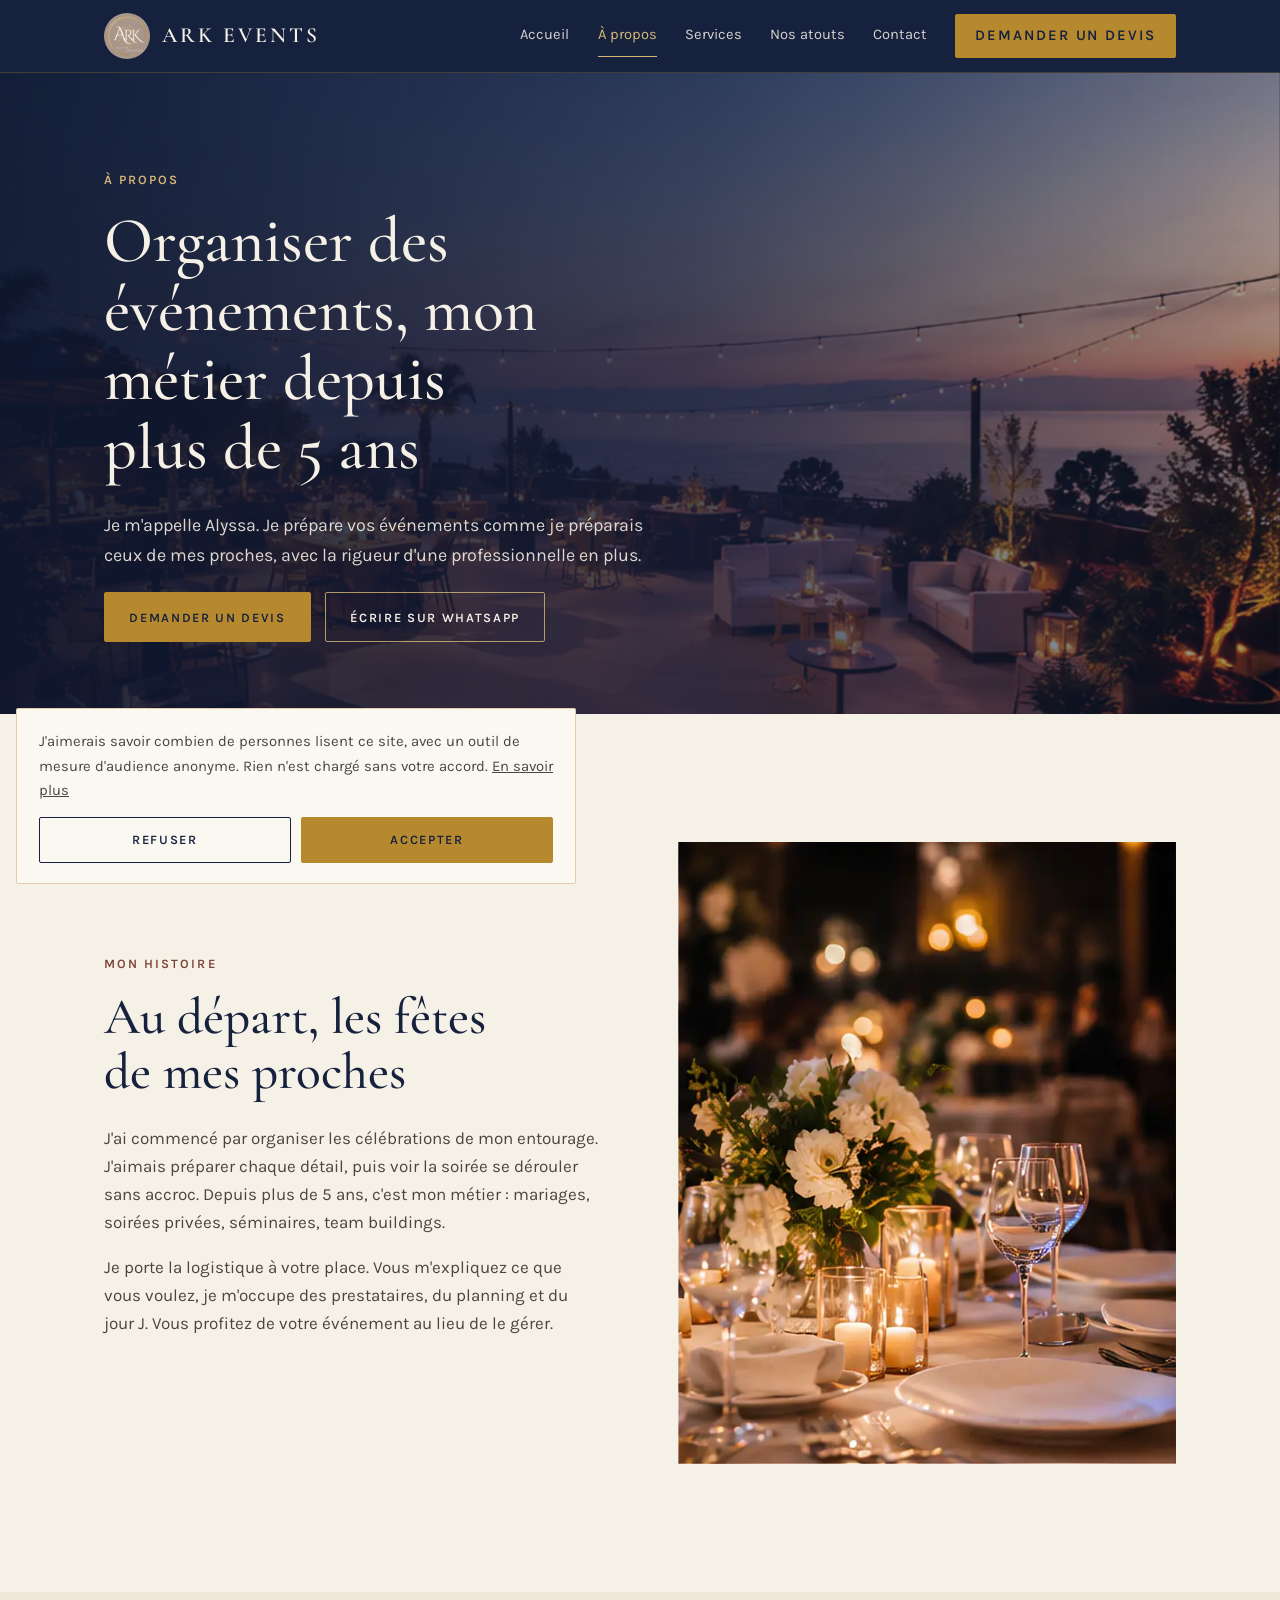
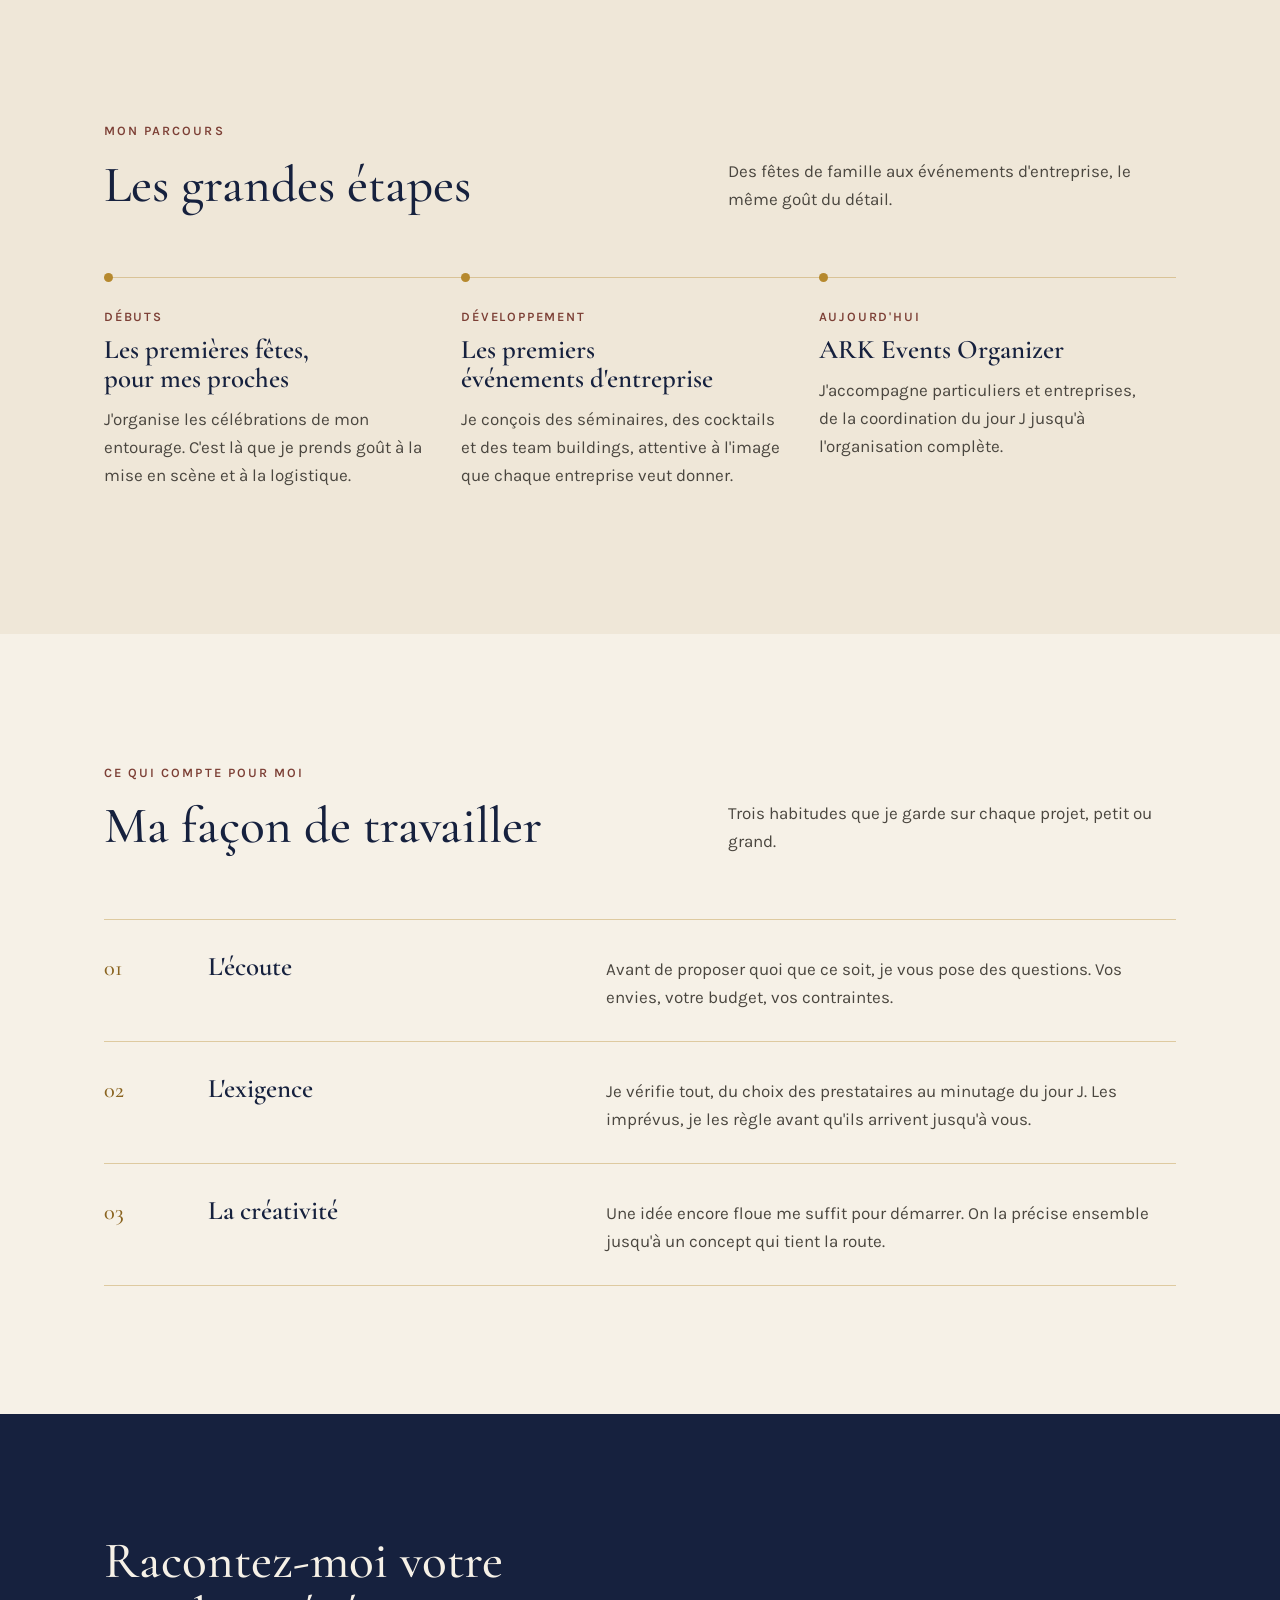
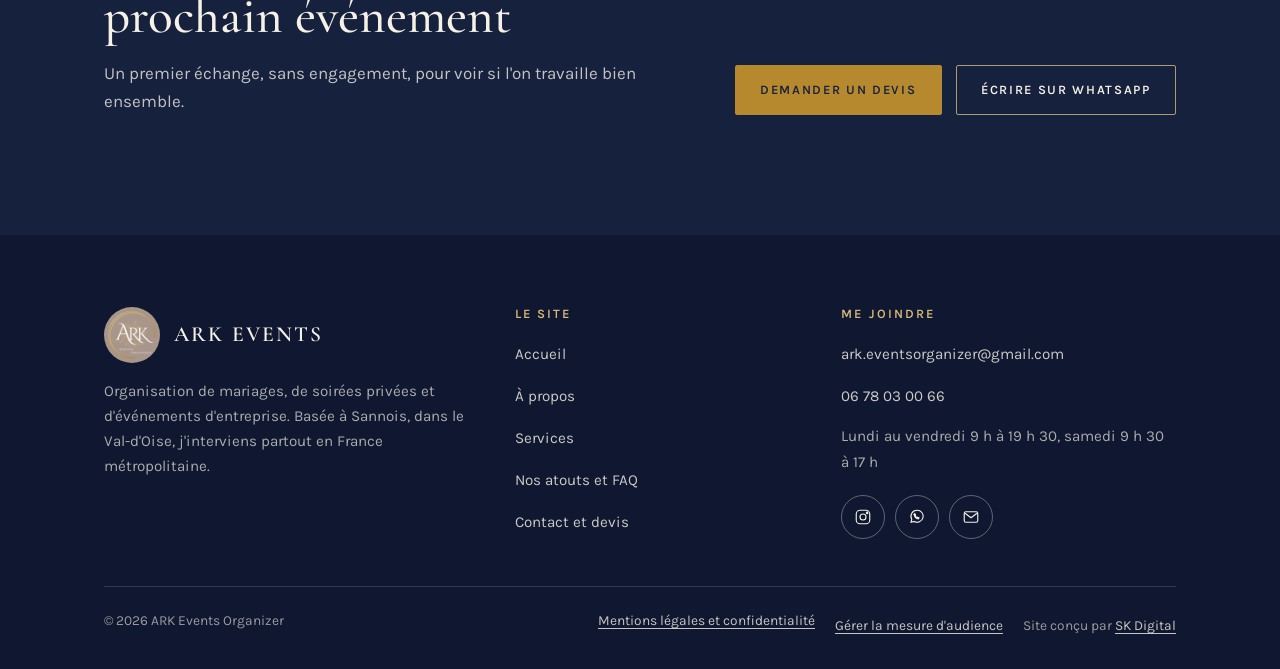
<file: a-propos.html>
<!DOCTYPE html>
<html lang="fr">
<head>
<meta charset="UTF-8">
<meta name="viewport" content="width=device-width, initial-scale=1">
<title>À propos d'Alyssa, organisatrice d'événements | ARK Events Organizer</title>
<meta name="description" content="Alyssa organise des mariages, des soirées et des événements d'entreprise depuis plus de 5 ans. Son parcours, sa façon de travailler et ce qui compte pour elle.">
<link rel="canonical" href="https://www.arkeventsorganizer.com/a-propos">
<meta property="og:type" content="website">
<meta property="og:locale" content="fr_FR">
<meta property="og:site_name" content="ARK Events Organizer">
<meta property="og:title" content="À propos d'Alyssa, organisatrice d'événements | ARK Events Organizer">
<meta property="og:description" content="Alyssa organise des mariages, des soirées et des événements d'entreprise depuis plus de 5 ans. Son parcours, sa façon de travailler et ce qui compte pour elle.">
<meta property="og:url" content="https://www.arkeventsorganizer.com/a-propos">
<meta property="og:image" content="https://www.arkeventsorganizer.com/assets/img/og-image.jpg">
<meta property="og:image:width" content="1200">
<meta property="og:image:height" content="630">
<meta property="og:image:alt" content="Réception en extérieur préparée par ARK Events Organizer">
<meta name="twitter:card" content="summary_large_image">
<meta name="theme-color" content="#16213E">
<link rel="icon" type="image/png" sizes="32x32" href="/assets/img/favicon-32.png">
<link rel="apple-touch-icon" href="/assets/img/apple-touch-icon.png">
<link rel="preload" href="/assets/fonts/cormorant.woff2" as="font" type="font/woff2" crossorigin>
<link rel="preload" href="/assets/fonts/karla.woff2" as="font" type="font/woff2" crossorigin>
<link rel="stylesheet" href="/assets/style.css?v=20261125b">
<script type="application/ld+json">{"@context": "https://schema.org", "@type": "EventPlanner", "@id": "https://www.arkeventsorganizer.com/#organisation", "name": "ARK Events Organizer", "url": "https://www.arkeventsorganizer.com/", "logo": "https://www.arkeventsorganizer.com/assets/img/logo.png", "image": "https://www.arkeventsorganizer.com/assets/img/og-image.jpg", "description": "Organisation de mariages, soirées privées, séminaires, team buildings, cocktails et galas, depuis Sannois (Val-d'Oise) et partout en France métropolitaine.", "email": "ark.eventsorganizer@gmail.com", "telephone": "+33678030066", "address": {"@type": "PostalAddress", "streetAddress": "48 Rue des Aulnaies", "postalCode": "95110", "addressLocality": "Sannois", "addressRegion": "Île-de-France", "addressCountry": "FR"}, "geo": {"@type": "GeoCoordinates", "latitude": 48.9793041, "longitude": 2.2470483}, "hasMap": "https://www.google.com/maps?cid=14127605846250763893", "openingHoursSpecification": [{"@type": "OpeningHoursSpecification", "dayOfWeek": ["Monday", "Tuesday", "Wednesday", "Thursday", "Friday"], "opens": "09:00", "closes": "19:30"}, {"@type": "OpeningHoursSpecification", "dayOfWeek": "Saturday", "opens": "09:30", "closes": "17:00"}], "areaServed": {"@type": "Country", "name": "France"}, "sameAs": ["https://www.instagram.com/arkeventsorganizer", "https://www.google.com/maps?cid=14127605846250763893"], "knowsLanguage": "fr"}</script>
</head><body class="has-mbar">
<a class="skip" href="#contenu">Aller au contenu</a>
<header class="site-header">
  <div class="wrap">
    <a href="/" class="brand" aria-label="ARK Events Organizer, accueil">
      <img src="/assets/img/logo-128.png?v=20261125b" alt="" width="46" height="46">
      <span class="brand-word">ARK EVENTS</span>
    </a>
    <nav class="nav" id="menu" aria-label="Navigation principale">
      <a href="/">Accueil</a>
      <a href="/a-propos" aria-current="page">À propos</a>
      <a href="/services">Services</a>
      <a href="/nos-atouts">Nos atouts</a>
      <a href="/contact">Contact</a>
      <a href="/contact#devis" class="btn btn-solid">Demander un devis</a>
    </nav>
    <button class="nav-toggle" type="button" aria-label="Ouvrir le menu" aria-expanded="false" aria-controls="menu">
      <span></span><span></span><span></span>
    </button>
  </div>
</header>

<main id="contenu">

  <section class="page-hero">
    <picture class="hero-media"><img src="/assets/img/terrace-sunset-1200.webp" srcset="/assets/img/terrace-sunset-640.webp 640w, /assets/img/terrace-sunset-1200.webp 1200w" sizes="100vw" alt="Terrasse éclairée de guirlandes au coucher du soleil, prête pour une réception" width="1200" height="800" fetchpriority="high"></picture>
    <div class="wrap" data-enter>
      <span class="eyebrow">À propos</span>
      <h1>Organiser des événements, mon métier depuis plus de 5 ans</h1>
      <p>Je m'appelle Alyssa. Je prépare vos événements comme je préparais ceux de mes proches, avec la rigueur d'une professionnelle en plus.</p>
      <div class="hero-actions">
        <a href="/contact#devis" class="btn btn-solid">Demander un devis</a>
        <a href="https://wa.me/33678030066?text=Bonjour%20Alyssa%2C%20je%20souhaite%20vous%20parler%20de%20mon%20%C3%A9v%C3%A9nement." class="btn btn-line" target="_blank" rel="noopener">Écrire sur WhatsApp</a>
      </div>
    </div>
  </section>

  <section class="sec bg-ivory" aria-labelledby="histoire-titre">
    <div class="wrap split">
      <div>
        <span class="eyebrow">Mon histoire</span>
        <h2 id="histoire-titre">Au départ, les fêtes de mes proches</h2>
        <p>J'ai commencé par organiser les célébrations de mon entourage. J'aimais préparer chaque détail, puis voir la soirée se dérouler sans accroc. Depuis plus de 5 ans, c'est mon métier : mariages, soirées privées, séminaires, team buildings.</p>
        <p>Je porte la logistique à votre place. Vous m'expliquez ce que vous voulez, je m'occupe des prestataires, du planning et du jour J. Vous profitez de votre événement au lieu de le gérer.</p>
      </div>
      <div class="split-media"><picture><img src="/assets/img/wedding-table-1200.webp" srcset="/assets/img/wedding-table-640.webp 640w, /assets/img/wedding-table-1200.webp 810w" sizes="(max-width:860px) 100vw, 50vw" alt="Table de mariage dressée avec bougies, verres et fleurs blanches" width="810" height="1004" loading="lazy" decoding="async"></picture></div>
    </div>
  </section>

  <section class="sec bg-dim" aria-labelledby="parcours-titre">
    <div class="wrap">
      <div class="head">
        <div><span class="eyebrow">Mon parcours</span><h2 id="parcours-titre">Les grandes étapes</h2></div>
        <p>Des fêtes de famille aux événements d'entreprise, le même goût du détail.</p>
      </div>
      <ol class="timeline">
        <li><span class="when">Débuts</span><h3>Les premières fêtes, pour mes proches</h3><p>J'organise les célébrations de mon entourage. C'est là que je prends goût à la mise en scène et à la logistique.</p></li>
        <li><span class="when">Développement</span><h3>Les premiers événements d'entreprise</h3><p>Je conçois des séminaires, des cocktails et des team buildings, attentive à l'image que chaque entreprise veut donner.</p></li>
        <li><span class="when">Aujourd'hui</span><h3>ARK Events Organizer</h3><p>J'accompagne particuliers et entreprises, de la coordination du jour J jusqu'à l'organisation complète.</p></li>
      </ol>
    </div>
  </section>

  <section class="sec bg-ivory" aria-labelledby="valeurs-titre">
    <div class="wrap">
      <div class="head">
        <div><span class="eyebrow">Ce qui compte pour moi</span><h2 id="valeurs-titre">Ma façon de travailler</h2></div>
        <p>Trois habitudes que je garde sur chaque projet, petit ou grand.</p>
      </div>
      <div class="rows">
        <div class="row"><span class="num">01</span><h3>L'écoute</h3><p>Avant de proposer quoi que ce soit, je vous pose des questions. Vos envies, votre budget, vos contraintes.</p></div>
        <div class="row"><span class="num">02</span><h3>L'exigence</h3><p>Je vérifie tout, du choix des prestataires au minutage du jour J. Les imprévus, je les règle avant qu'ils arrivent jusqu'à vous.</p></div>
        <div class="row"><span class="num">03</span><h3>La créativité</h3><p>Une idée encore floue me suffit pour démarrer. On la précise ensemble jusqu'à un concept qui tient la route.</p></div>
      </div>
    </div>
  </section>

  <section class="cta" aria-labelledby="cta-titre">
    <div class="wrap">
      <div>
        <h2 id="cta-titre">Racontez-moi votre prochain événement</h2>
        <p>Un premier échange, sans engagement, pour voir si l'on travaille bien ensemble.</p>
      </div>
      <div class="btns">
        <a href="/contact#devis" class="btn btn-solid">Demander un devis</a>
        <a href="https://wa.me/33678030066?text=Bonjour%20Alyssa%2C%20je%20souhaite%20vous%20parler%20de%20mon%20%C3%A9v%C3%A9nement." class="btn btn-line" target="_blank" rel="noopener">Écrire sur WhatsApp</a>
      </div>
    </div>
  </section>
</main>

<footer class="site-footer">
  <div class="wrap">
    <div class="footer-grid">
      <div>
        <div class="footer-brand">
          <img src="/assets/img/logo-128.png?v=20261125b" alt="" width="56" height="56" loading="lazy">
          <span>ARK EVENTS</span>
        </div>
        <p>Organisation de mariages, de soirées privées et d'événements d'entreprise. Basée à Sannois, dans le Val-d'Oise, j'interviens partout en France métropolitaine.</p>
      </div>
      <div>
        <h2 class="footer-title">Le site</h2>
        <ul class="footer-links">
          <li><a href="/">Accueil</a></li>
          <li><a href="/a-propos">À propos</a></li>
          <li><a href="/services">Services</a></li>
          <li><a href="/nos-atouts">Nos atouts et FAQ</a></li>
          <li><a href="/contact">Contact et devis</a></li>
        </ul>
      </div>
      <div>
        <h2 class="footer-title">Me joindre</h2>
        <ul class="footer-links">
          <li><a href="mailto:ark.eventsorganizer@gmail.com?subject=Demande%20de%20devis%20ARK%20Events%20Organizer">ark.eventsorganizer@gmail.com</a></li>
          <li><a href="tel:+33678030066">06 78 03 00 66</a></li>
          <li><span>Lundi au vendredi 9 h à 19 h 30, samedi 9 h 30 à 17 h</span></li>
        </ul>
        <div class="social">
          <a href="https://www.instagram.com/arkeventsorganizer" aria-label="Instagram d'ARK Events Organizer" target="_blank" rel="noopener"><svg width="18" height="18" viewBox="0 0 24 24" fill="none" stroke="currentColor" stroke-width="1.5" aria-hidden="true"><rect x="3" y="3" width="18" height="18" rx="5"/><circle cx="12" cy="12" r="4"/><circle cx="17.5" cy="6.5" r="1"/></svg></a>
          <a href="https://wa.me/33678030066?text=Bonjour%20Alyssa%2C%20je%20souhaite%20vous%20parler%20de%20mon%20%C3%A9v%C3%A9nement." aria-label="Écrire sur WhatsApp" target="_blank" rel="noopener"><svg width="18" height="18" viewBox="0 0 24 24" fill="none" stroke="currentColor" stroke-width="1.5" aria-hidden="true"><path d="M12 3a8 8 0 0 0-7 12l-1 4 4.2-1.1A8 8 0 1 0 12 3Z"/><path d="M8.5 9.3c.3 2.7 2.5 4.9 5.2 5.2l1-1.3-2-1-.6.6a5 5 0 0 1-2.6-2.6l.6-.6-1-2-1.3 1Z"/></svg></a>
          <a href="mailto:ark.eventsorganizer@gmail.com?subject=Demande%20de%20devis%20ARK%20Events%20Organizer" aria-label="Envoyer un e-mail"><svg width="18" height="18" viewBox="0 0 24 24" fill="none" stroke="currentColor" stroke-width="1.5" aria-hidden="true"><rect x="3" y="5" width="18" height="14" rx="2"/><path d="m4 7 8 6 8-6"/></svg></a>
        </div>
      </div>
    </div>
    <div class="footer-bottom">
      <span>© 2026 ARK Events Organizer</span>
      <span class="legal">
        <a href="/mentions-legales">Mentions légales et confidentialité</a>
        <button type="button" data-consent-open>Gérer la mesure d'audience</button>
        <span>Site conçu par <a href="https://skdigital.fr" target="_blank" rel="noopener">SK Digital</a></span>
      </span>
    </div>
  </div>
</footer>

<div class="mbar" aria-label="Actions rapides">
  <a href="/contact#devis" class="btn btn-solid">Demander un devis</a>
  <a href="https://wa.me/33678030066?text=Bonjour%20Alyssa%2C%20je%20souhaite%20vous%20parler%20de%20mon%20%C3%A9v%C3%A9nement." class="btn btn-line" target="_blank" rel="noopener">WhatsApp</a>
</div>

<div id="consent" class="consent" role="region" aria-label="Mesure d'audience" hidden>
  <p>J'aimerais savoir combien de personnes lisent ce site, avec un outil de mesure d'audience anonyme. Rien n'est chargé sans votre accord. <a href="/mentions-legales#audience">En savoir plus</a></p>
  <div class="btns">
    <button type="button" class="btn btn-line dark" data-consent="non">Refuser</button>
    <button type="button" class="btn btn-solid" data-consent="oui">Accepter</button>
  </div>
</div>

<script src="/script.js?v=20261125b" defer></script>
</body>
</html>
</file>
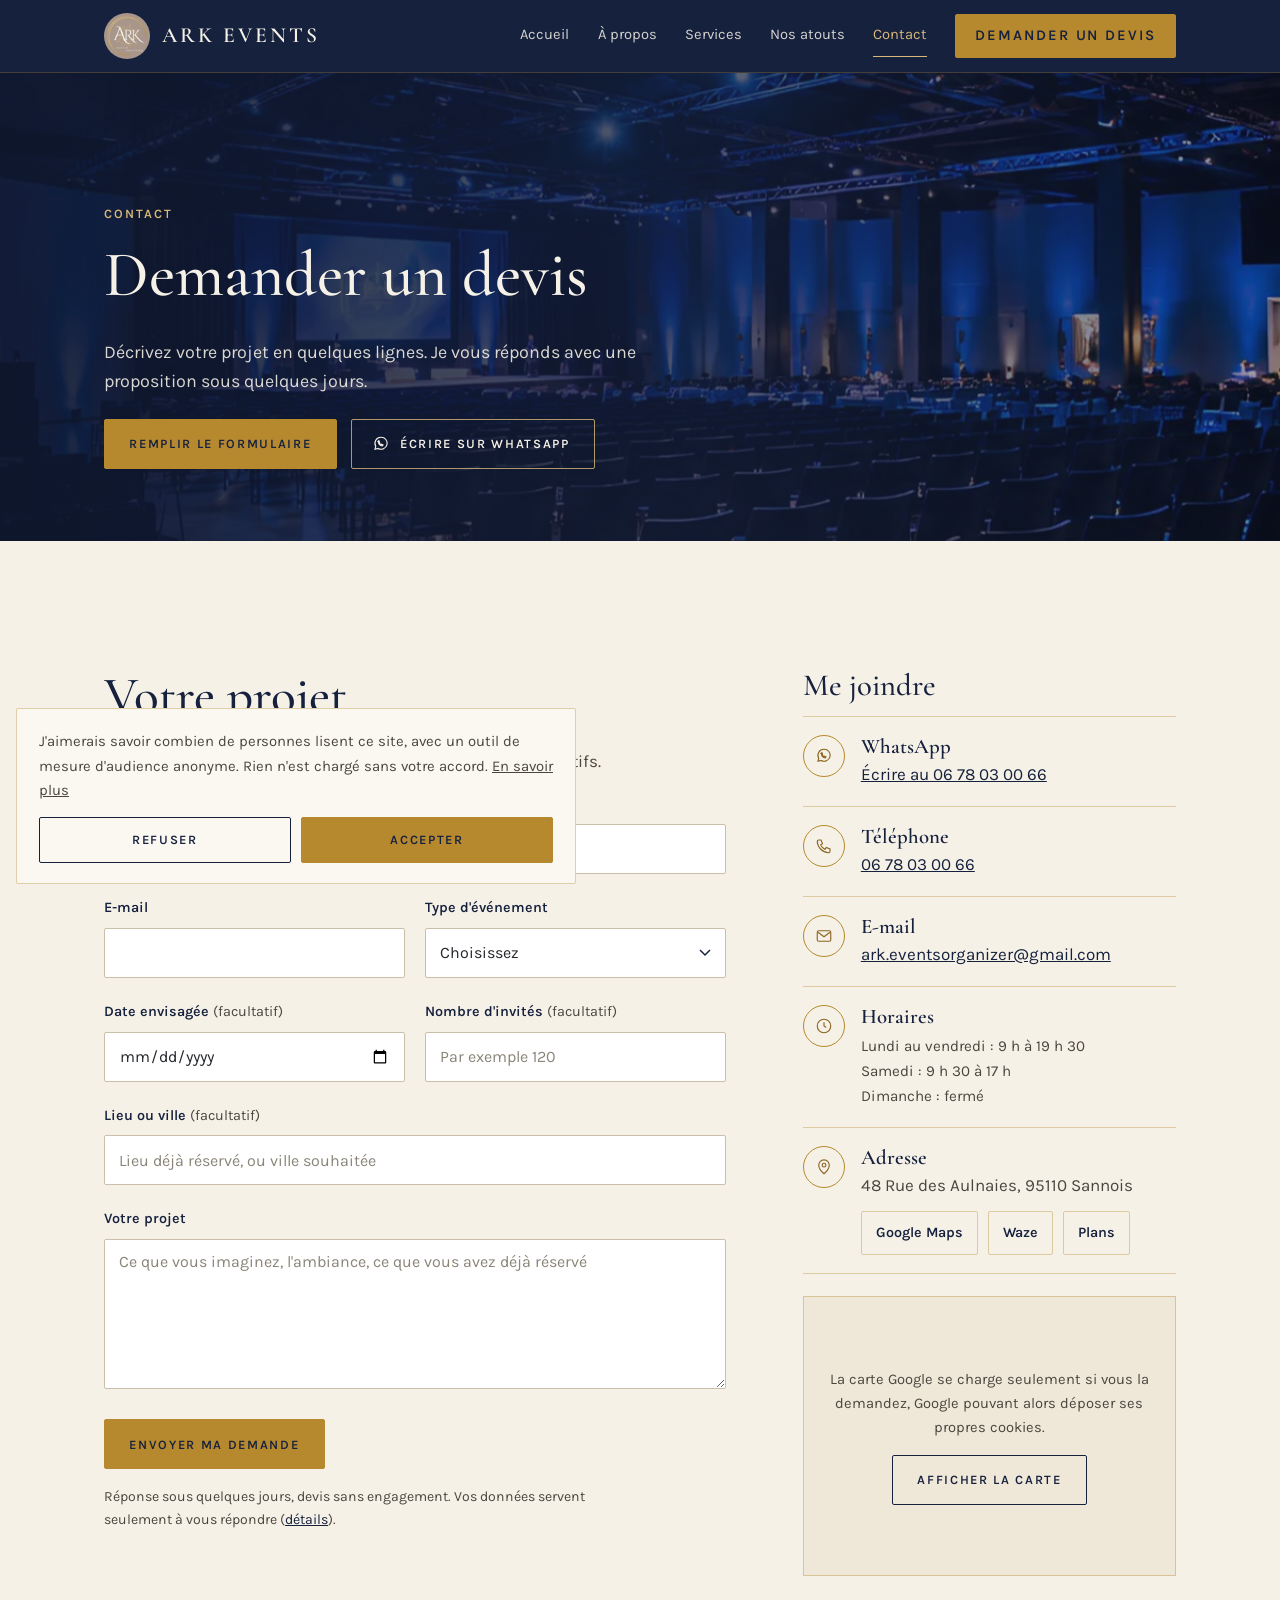
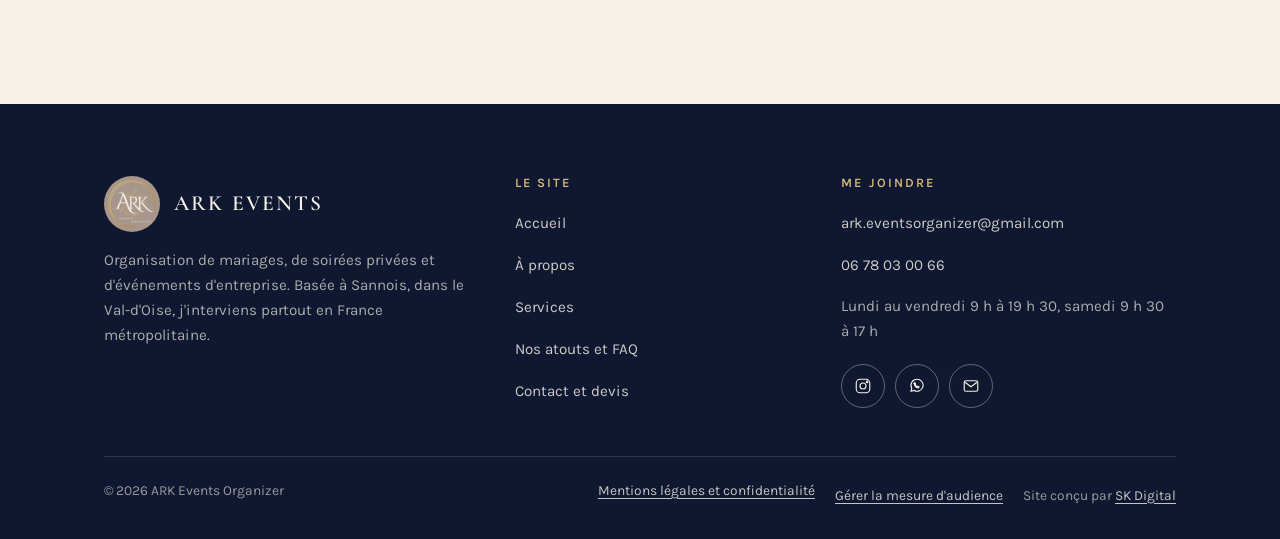
<file: contact.html>
<!DOCTYPE html>
<html lang="fr">
<head>
<meta charset="UTF-8">
<meta name="viewport" content="width=device-width, initial-scale=1">
<title>Contact et devis | ARK Events Organizer, Sannois (95)</title>
<meta name="description" content="Demandez un devis gratuit pour votre mariage, votre soirée ou votre séminaire. Formulaire, e-mail ou WhatsApp au 06 78 03 00 66. Basée à Sannois, Val-d'Oise.">
<link rel="canonical" href="https://www.arkeventsorganizer.com/contact">
<meta property="og:type" content="website">
<meta property="og:locale" content="fr_FR">
<meta property="og:site_name" content="ARK Events Organizer">
<meta property="og:title" content="Contact et devis | ARK Events Organizer, Sannois (95)">
<meta property="og:description" content="Demandez un devis gratuit pour votre mariage, votre soirée ou votre séminaire. Formulaire, e-mail ou WhatsApp au 06 78 03 00 66. Basée à Sannois, Val-d'Oise.">
<meta property="og:url" content="https://www.arkeventsorganizer.com/contact">
<meta property="og:image" content="https://www.arkeventsorganizer.com/assets/img/og-image.jpg">
<meta property="og:image:width" content="1200">
<meta property="og:image:height" content="630">
<meta property="og:image:alt" content="Réception en extérieur préparée par ARK Events Organizer">
<meta name="twitter:card" content="summary_large_image">
<meta name="theme-color" content="#16213E">
<link rel="icon" type="image/png" sizes="32x32" href="/assets/img/favicon-32.png">
<link rel="apple-touch-icon" href="/assets/img/apple-touch-icon.png">
<link rel="preload" href="/assets/fonts/cormorant.woff2" as="font" type="font/woff2" crossorigin>
<link rel="preload" href="/assets/fonts/karla.woff2" as="font" type="font/woff2" crossorigin>
<link rel="stylesheet" href="/assets/style.css?v=20261125b">
<script type="application/ld+json">{"@context": "https://schema.org", "@type": "EventPlanner", "@id": "https://www.arkeventsorganizer.com/#organisation", "name": "ARK Events Organizer", "url": "https://www.arkeventsorganizer.com/", "logo": "https://www.arkeventsorganizer.com/assets/img/logo.png", "image": "https://www.arkeventsorganizer.com/assets/img/og-image.jpg", "description": "Organisation de mariages, soirées privées, séminaires, team buildings, cocktails et galas, depuis Sannois (Val-d'Oise) et partout en France métropolitaine.", "email": "ark.eventsorganizer@gmail.com", "telephone": "+33678030066", "address": {"@type": "PostalAddress", "streetAddress": "48 Rue des Aulnaies", "postalCode": "95110", "addressLocality": "Sannois", "addressRegion": "Île-de-France", "addressCountry": "FR"}, "geo": {"@type": "GeoCoordinates", "latitude": 48.9793041, "longitude": 2.2470483}, "hasMap": "https://www.google.com/maps?cid=14127605846250763893", "openingHoursSpecification": [{"@type": "OpeningHoursSpecification", "dayOfWeek": ["Monday", "Tuesday", "Wednesday", "Thursday", "Friday"], "opens": "09:00", "closes": "19:30"}, {"@type": "OpeningHoursSpecification", "dayOfWeek": "Saturday", "opens": "09:30", "closes": "17:00"}], "areaServed": {"@type": "Country", "name": "France"}, "sameAs": ["https://www.instagram.com/arkeventsorganizer", "https://www.google.com/maps?cid=14127605846250763893"], "knowsLanguage": "fr"}</script>
</head><body class="has-mbar">
<a class="skip" href="#contenu">Aller au contenu</a>
<header class="site-header">
  <div class="wrap">
    <a href="/" class="brand" aria-label="ARK Events Organizer, accueil">
      <img src="/assets/img/logo-128.png?v=20261125b" alt="" width="46" height="46">
      <span class="brand-word">ARK EVENTS</span>
    </a>
    <nav class="nav" id="menu" aria-label="Navigation principale">
      <a href="/">Accueil</a>
      <a href="/a-propos">À propos</a>
      <a href="/services">Services</a>
      <a href="/nos-atouts">Nos atouts</a>
      <a href="/contact" aria-current="page">Contact</a>
      <a href="/contact#devis" class="btn btn-solid">Demander un devis</a>
    </nav>
    <button class="nav-toggle" type="button" aria-label="Ouvrir le menu" aria-expanded="false" aria-controls="menu">
      <span></span><span></span><span></span>
    </button>
  </div>
</header>

<main id="contenu">

  <section class="page-hero short">
    <picture class="hero-media"><img src="/assets/img/conference-hall-1200.webp" srcset="/assets/img/conference-hall-640.webp 640w, /assets/img/conference-hall-1200.webp 1200w" sizes="100vw" alt="Salle de séminaire installée avec scène et rangées de sièges" width="1200" height="800" fetchpriority="high"></picture>
    <div class="wrap" data-enter>
      <span class="eyebrow">Contact</span>
      <h1>Demander un devis</h1>
      <p>Décrivez votre projet en quelques lignes. Je vous réponds avec une proposition sous quelques jours.</p>
      <div class="hero-actions">
        <a href="#devis" class="btn btn-solid">Remplir le formulaire</a>
        <a href="https://wa.me/33678030066?text=Bonjour%20Alyssa%2C%20je%20souhaite%20vous%20parler%20de%20mon%20%C3%A9v%C3%A9nement." class="btn btn-line" target="_blank" rel="noopener"><svg width="18" height="18" viewBox="0 0 24 24" fill="none" stroke="currentColor" stroke-width="1.5" aria-hidden="true"><path d="M12 3a8 8 0 0 0-7 12l-1 4 4.2-1.1A8 8 0 1 0 12 3Z"/><path d="M8.5 9.3c.3 2.7 2.5 4.9 5.2 5.2l1-1.3-2-1-.6.6a5 5 0 0 1-2.6-2.6l.6-.6-1-2-1.3 1Z"/></svg> Écrire sur WhatsApp</a>
      </div>
    </div>
  </section>

  <section class="sec bg-ivory" id="devis" aria-labelledby="form-titre">
    <div class="wrap devis-wrap form-first">
      <div>
        <h2 id="form-titre">Votre projet</h2>
        <p>Tous les champs sont demandés, sauf ceux marqués facultatifs.</p>
        <form id="devis-form" class="devis" action="https://formspree.io/f/xljdrdpw" method="POST" novalidate>
        <fieldset>
          <legend class="sr-only">Votre demande de devis</legend>
          <div class="field">
            <label for="nom">Nom et prénom</label>
            <input type="text" id="nom" name="nom" autocomplete="name" maxlength="120" required aria-describedby="err-nom">
            <span class="field-error" id="err-nom">Indiquez votre nom pour que je sache à qui répondre.</span>
          </div>
          <div class="field">
            <label for="telephone">Téléphone</label>
            <input type="tel" id="telephone" name="telephone" autocomplete="tel" maxlength="30" required aria-describedby="err-tel">
            <span class="field-error" id="err-tel">Indiquez un numéro complet, par exemple 06 12 34 56 78.</span>
          </div>
          <div class="field">
            <label for="email">E-mail</label>
            <input type="email" id="email" name="email" autocomplete="email" maxlength="160" required aria-describedby="err-email">
            <span class="field-error" id="err-email">Cette adresse ne semble pas complète. Vérifiez le @ et la fin de l'adresse.</span>
          </div>
          <div class="field">
            <label for="type">Type d'événement</label>
            <select id="type" name="type_evenement" required aria-describedby="err-type">
              <option value="">Choisissez</option>
              <option value="Mariage" data-key="mariage">Mariage</option>
              <option value="Soirée privée" data-key="soiree">Soirée privée, anniversaire</option>
              <option value="Événement d'entreprise" data-key="entreprise">Séminaire, team building, gala</option>
              <option value="Autre projet" data-key="autre">Autre projet</option>
            </select>
            <span class="field-error" id="err-type">Choisissez le type d'événement.</span>
          </div>
          <div class="field">
            <label for="date">Date envisagée <span class="opt">(facultatif)</span></label>
            <input type="date" id="date" name="date">
          </div>
          <div class="field">
            <label for="invites">Nombre d'invités <span class="opt">(facultatif)</span></label>
            <input type="number" id="invites" name="invites" min="1" max="5000" inputmode="numeric" placeholder="Par exemple 120">
          </div>
          <div class="field full">
            <label for="lieu">Lieu ou ville <span class="opt">(facultatif)</span></label>
            <input type="text" id="lieu" name="lieu" maxlength="160" placeholder="Lieu déjà réservé, ou ville souhaitée">
          </div>
          <div class="field full">
            <label for="message">Votre projet</label>
            <textarea id="message" name="message" maxlength="4000" required aria-describedby="err-message" placeholder="Ce que vous imaginez, l'ambiance, ce que vous avez déjà réservé"></textarea>
            <span class="field-error" id="err-message">Décrivez votre projet en quelques mots.</span>
          </div>
          <div class="hp" aria-hidden="true"><label for="site-web">Ne pas remplir</label><input type="text" id="site-web" name="_gotcha" tabindex="-1" autocomplete="off"></div>
          <input type="hidden" name="_subject" value="Nouvelle demande de devis depuis le site">
          <div class="full form-actions">
            <button type="submit" class="btn btn-solid"><span class="spinner" aria-hidden="true"></span><span class="label">Envoyer ma demande</span></button>
            <p class="form-note">Réponse sous quelques jours, devis sans engagement. Vos données servent seulement à vous répondre (<a href="/mentions-legales#donnees">détails</a>).</p>
          </div>
          <p class="form-msg full" role="alert" tabindex="-1" hidden></p>
        </fieldset>
      </form>
      </div>
      <aside aria-labelledby="coord-titre">
        <h2 id="coord-titre" class="h3">Me joindre</h2>
        <ul class="coord">
          <li><span class="ico"><svg width="18" height="18" viewBox="0 0 24 24" fill="none" stroke="currentColor" stroke-width="1.5" aria-hidden="true"><path d="M12 3a8 8 0 0 0-7 12l-1 4 4.2-1.1A8 8 0 1 0 12 3Z"/><path d="M8.5 9.3c.3 2.7 2.5 4.9 5.2 5.2l1-1.3-2-1-.6.6a5 5 0 0 1-2.6-2.6l.6-.6-1-2-1.3 1Z"/></svg></span><div><strong>WhatsApp</strong><a href="https://wa.me/33678030066?text=Bonjour%20Alyssa%2C%20je%20souhaite%20vous%20parler%20de%20mon%20%C3%A9v%C3%A9nement." target="_blank" rel="noopener">Écrire au 06 78 03 00 66</a></div></li>
          <li><span class="ico"><svg width="18" height="18" viewBox="0 0 24 24" fill="none" stroke="currentColor" stroke-width="1.5" aria-hidden="true"><path d="M5 4h3l2 5-2.5 1.5a11 11 0 0 0 6 6L15 14l5 2v3a2 2 0 0 1-2 2A16 16 0 0 1 3 6a2 2 0 0 1 2-2Z"/></svg></span><div><strong>Téléphone</strong><a href="tel:+33678030066">06 78 03 00 66</a></div></li>
          <li><span class="ico"><svg width="18" height="18" viewBox="0 0 24 24" fill="none" stroke="currentColor" stroke-width="1.5" aria-hidden="true"><rect x="3" y="5" width="18" height="14" rx="2"/><path d="m4 7 8 6 8-6"/></svg></span><div><strong>E-mail</strong><a href="mailto:ark.eventsorganizer@gmail.com?subject=Demande%20de%20devis%20ARK%20Events%20Organizer">ark.eventsorganizer@gmail.com</a></div></li>
          <li><span class="ico"><svg width="18" height="18" viewBox="0 0 24 24" fill="none" stroke="currentColor" stroke-width="1.5" aria-hidden="true"><circle cx="12" cy="12" r="9"/><path d="M12 7v5l3 2"/></svg></span><div><strong>Horaires</strong><p class="hours">Lundi au vendredi : 9 h à 19 h 30<br>Samedi : 9 h 30 à 17 h<br>Dimanche : fermé</p></div></li>
          <li><span class="ico"><svg width="18" height="18" viewBox="0 0 24 24" fill="none" stroke="currentColor" stroke-width="1.5" aria-hidden="true"><path d="M12 21s-7-6.2-7-11.5A7 7 0 0 1 19 9.5C19 14.8 12 21 12 21Z"/><circle cx="12" cy="9.5" r="2.5"/></svg></span><div><strong>Adresse</strong><span>48 Rue des Aulnaies, 95110 Sannois</span>
            <div class="itin" aria-label="Choisir l'application pour l'itinéraire">
              <a href="https://www.google.com/maps/dir/?api=1&amp;destination=ARK%20EVENTS%20ORGANIZER%2C%2048%20Rue%20des%20Aulnaies%2C%2095110%20Sannois" target="_blank" rel="noopener">Google Maps</a>
              <a href="https://waze.com/ul?ll=48.9793041%2C2.2470483&amp;navigate=yes" target="_blank" rel="noopener">Waze</a>
              <a href="https://maps.apple.com/?daddr=ARK%20EVENTS%20ORGANIZER%2C%2048%20Rue%20des%20Aulnaies%2C%2095110%20Sannois" target="_blank" rel="noopener">Plans</a>
            </div></div></li>
        </ul>
        <div class="map" data-src="https://www.google.com/maps?q=ARK%20EVENTS%20ORGANIZER%2C%2048%20Rue%20des%20Aulnaies%2C%2095110%20Sannois&amp;output=embed">
          <div>
            <p>La carte Google se charge seulement si vous la demandez, Google pouvant alors déposer ses propres cookies.</p>
            <button type="button" class="btn btn-line dark" data-map-load>Afficher la carte</button>
          </div>
        </div>
      </aside>
    </div>
  </section>

</main>

<footer class="site-footer">
  <div class="wrap">
    <div class="footer-grid">
      <div>
        <div class="footer-brand">
          <img src="/assets/img/logo-128.png?v=20261125b" alt="" width="56" height="56" loading="lazy">
          <span>ARK EVENTS</span>
        </div>
        <p>Organisation de mariages, de soirées privées et d'événements d'entreprise. Basée à Sannois, dans le Val-d'Oise, j'interviens partout en France métropolitaine.</p>
      </div>
      <div>
        <h2 class="footer-title">Le site</h2>
        <ul class="footer-links">
          <li><a href="/">Accueil</a></li>
          <li><a href="/a-propos">À propos</a></li>
          <li><a href="/services">Services</a></li>
          <li><a href="/nos-atouts">Nos atouts et FAQ</a></li>
          <li><a href="/contact">Contact et devis</a></li>
        </ul>
      </div>
      <div>
        <h2 class="footer-title">Me joindre</h2>
        <ul class="footer-links">
          <li><a href="mailto:ark.eventsorganizer@gmail.com?subject=Demande%20de%20devis%20ARK%20Events%20Organizer">ark.eventsorganizer@gmail.com</a></li>
          <li><a href="tel:+33678030066">06 78 03 00 66</a></li>
          <li><span>Lundi au vendredi 9 h à 19 h 30, samedi 9 h 30 à 17 h</span></li>
        </ul>
        <div class="social">
          <a href="https://www.instagram.com/arkeventsorganizer" aria-label="Instagram d'ARK Events Organizer" target="_blank" rel="noopener"><svg width="18" height="18" viewBox="0 0 24 24" fill="none" stroke="currentColor" stroke-width="1.5" aria-hidden="true"><rect x="3" y="3" width="18" height="18" rx="5"/><circle cx="12" cy="12" r="4"/><circle cx="17.5" cy="6.5" r="1"/></svg></a>
          <a href="https://wa.me/33678030066?text=Bonjour%20Alyssa%2C%20je%20souhaite%20vous%20parler%20de%20mon%20%C3%A9v%C3%A9nement." aria-label="Écrire sur WhatsApp" target="_blank" rel="noopener"><svg width="18" height="18" viewBox="0 0 24 24" fill="none" stroke="currentColor" stroke-width="1.5" aria-hidden="true"><path d="M12 3a8 8 0 0 0-7 12l-1 4 4.2-1.1A8 8 0 1 0 12 3Z"/><path d="M8.5 9.3c.3 2.7 2.5 4.9 5.2 5.2l1-1.3-2-1-.6.6a5 5 0 0 1-2.6-2.6l.6-.6-1-2-1.3 1Z"/></svg></a>
          <a href="mailto:ark.eventsorganizer@gmail.com?subject=Demande%20de%20devis%20ARK%20Events%20Organizer" aria-label="Envoyer un e-mail"><svg width="18" height="18" viewBox="0 0 24 24" fill="none" stroke="currentColor" stroke-width="1.5" aria-hidden="true"><rect x="3" y="5" width="18" height="14" rx="2"/><path d="m4 7 8 6 8-6"/></svg></a>
        </div>
      </div>
    </div>
    <div class="footer-bottom">
      <span>© 2026 ARK Events Organizer</span>
      <span class="legal">
        <a href="/mentions-legales">Mentions légales et confidentialité</a>
        <button type="button" data-consent-open>Gérer la mesure d'audience</button>
        <span>Site conçu par <a href="https://skdigital.fr" target="_blank" rel="noopener">SK Digital</a></span>
      </span>
    </div>
  </div>
</footer>

<div class="mbar" aria-label="Actions rapides">
  <a href="/contact#devis" class="btn btn-solid">Demander un devis</a>
  <a href="https://wa.me/33678030066?text=Bonjour%20Alyssa%2C%20je%20souhaite%20vous%20parler%20de%20mon%20%C3%A9v%C3%A9nement." class="btn btn-line" target="_blank" rel="noopener">WhatsApp</a>
</div>

<div id="consent" class="consent" role="region" aria-label="Mesure d'audience" hidden>
  <p>J'aimerais savoir combien de personnes lisent ce site, avec un outil de mesure d'audience anonyme. Rien n'est chargé sans votre accord. <a href="/mentions-legales#audience">En savoir plus</a></p>
  <div class="btns">
    <button type="button" class="btn btn-line dark" data-consent="non">Refuser</button>
    <button type="button" class="btn btn-solid" data-consent="oui">Accepter</button>
  </div>
</div>

<script src="/script.js?v=20261125b" defer></script>
</body>
</html>
</file>
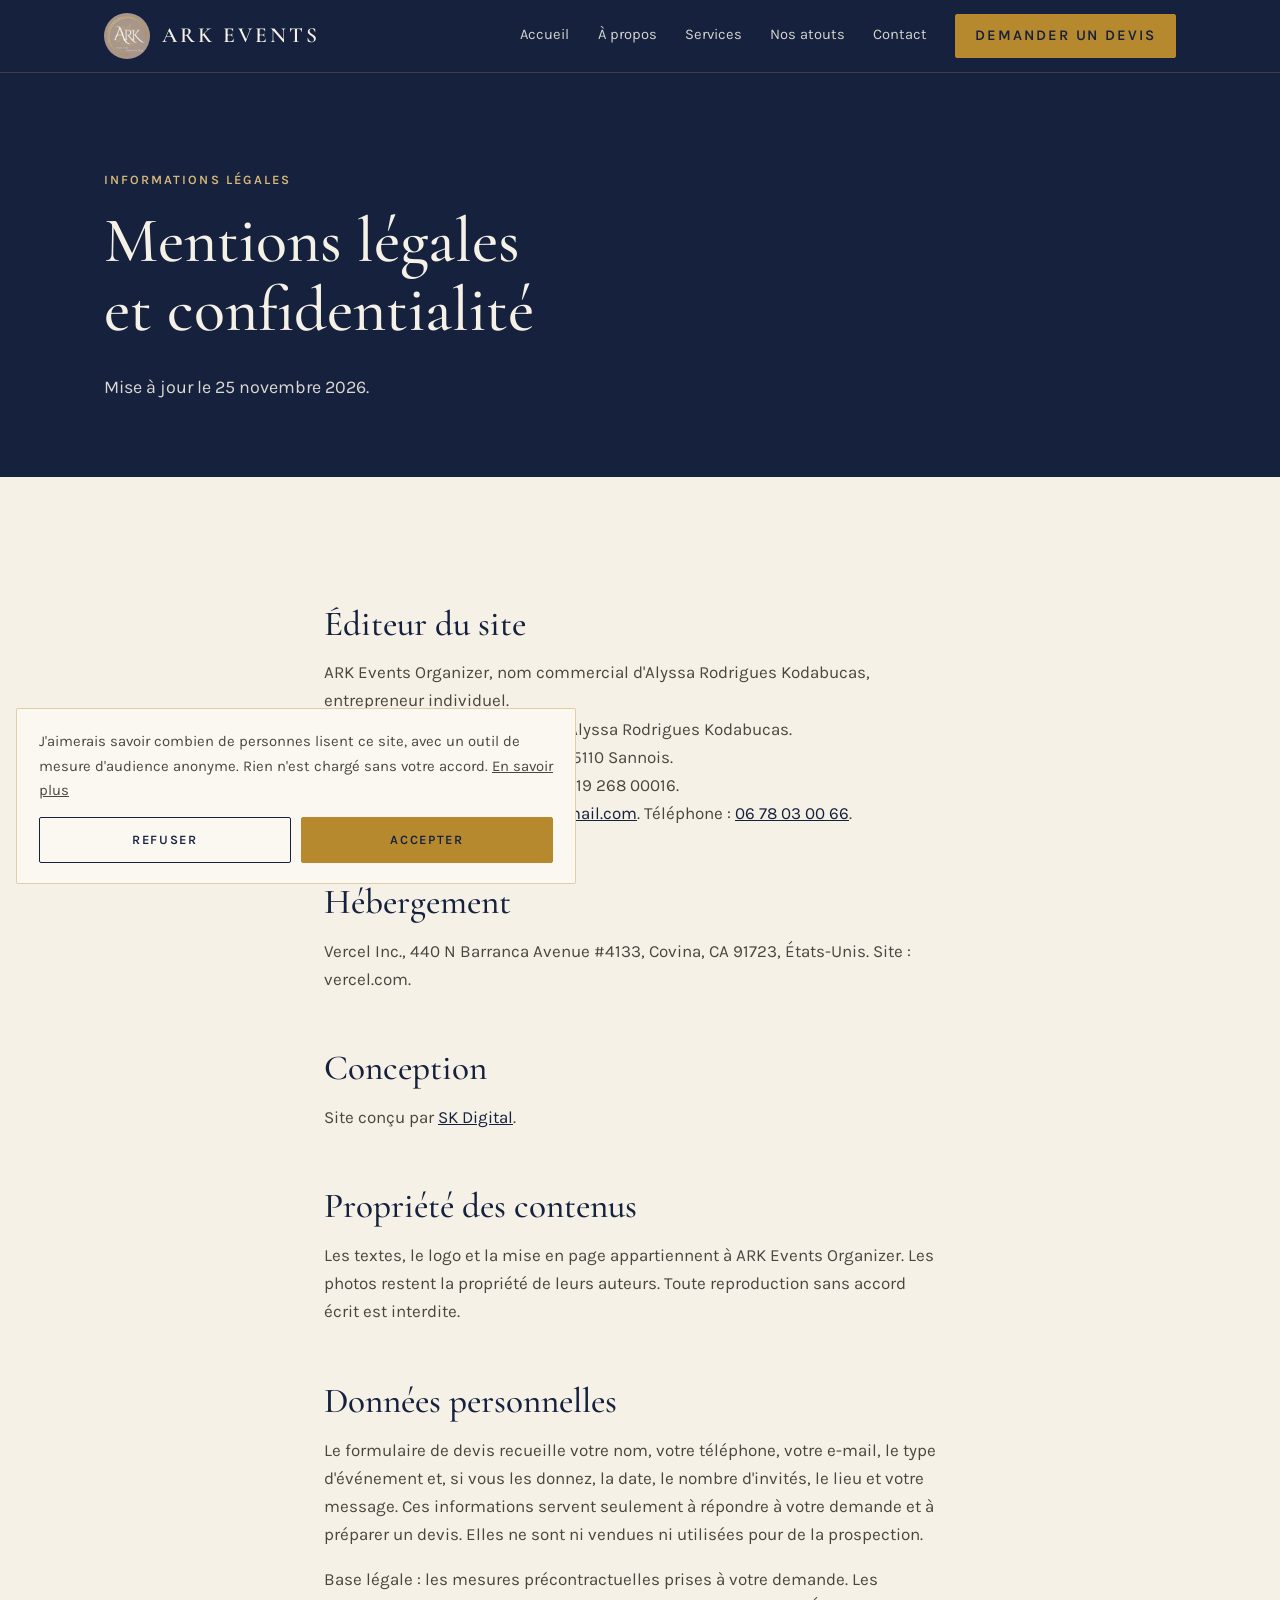
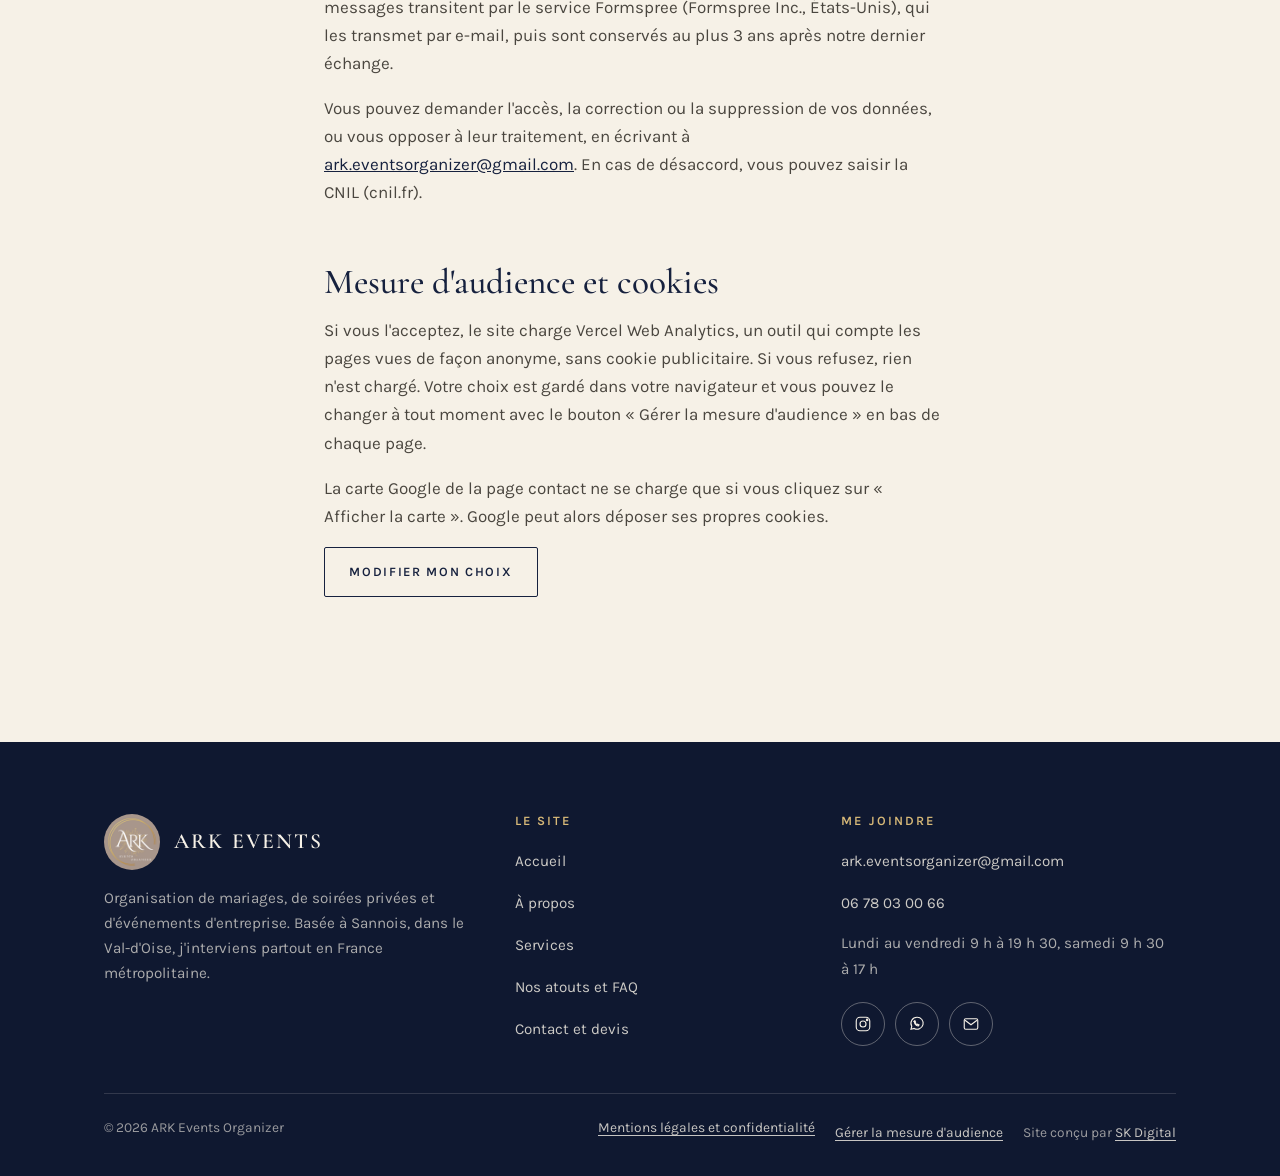
<file: mentions-legales.html>
<!DOCTYPE html>
<html lang="fr">
<head>
<meta charset="UTF-8">
<meta name="viewport" content="width=device-width, initial-scale=1">
<title>Mentions légales et confidentialité | ARK Events Organizer</title>
<meta name="description" content="Éditeur, hébergeur, données personnelles du formulaire de devis et mesure d'audience du site ARK Events Organizer.">
<link rel="canonical" href="https://www.arkeventsorganizer.com/mentions-legales">
<meta property="og:type" content="website">
<meta property="og:locale" content="fr_FR">
<meta property="og:site_name" content="ARK Events Organizer">
<meta property="og:title" content="Mentions légales et confidentialité | ARK Events Organizer">
<meta property="og:description" content="Éditeur, hébergeur, données personnelles du formulaire de devis et mesure d'audience du site ARK Events Organizer.">
<meta property="og:url" content="https://www.arkeventsorganizer.com/mentions-legales">
<meta property="og:image" content="https://www.arkeventsorganizer.com/assets/img/og-image.jpg">
<meta property="og:image:width" content="1200">
<meta property="og:image:height" content="630">
<meta property="og:image:alt" content="Réception en extérieur préparée par ARK Events Organizer">
<meta name="twitter:card" content="summary_large_image">
<meta name="theme-color" content="#16213E">
<link rel="icon" type="image/png" sizes="32x32" href="/assets/img/favicon-32.png">
<link rel="apple-touch-icon" href="/assets/img/apple-touch-icon.png">
<link rel="preload" href="/assets/fonts/cormorant.woff2" as="font" type="font/woff2" crossorigin>
<link rel="preload" href="/assets/fonts/karla.woff2" as="font" type="font/woff2" crossorigin>
<link rel="stylesheet" href="/assets/style.css?v=20261125b">
</head><body class="has-mbar">
<a class="skip" href="#contenu">Aller au contenu</a>
<header class="site-header">
  <div class="wrap">
    <a href="/" class="brand" aria-label="ARK Events Organizer, accueil">
      <img src="/assets/img/logo-128.png?v=20261125b" alt="" width="46" height="46">
      <span class="brand-word">ARK EVENTS</span>
    </a>
    <nav class="nav" id="menu" aria-label="Navigation principale">
      <a href="/">Accueil</a>
      <a href="/a-propos">À propos</a>
      <a href="/services">Services</a>
      <a href="/nos-atouts">Nos atouts</a>
      <a href="/contact">Contact</a>
      <a href="/contact#devis" class="btn btn-solid">Demander un devis</a>
    </nav>
    <button class="nav-toggle" type="button" aria-label="Ouvrir le menu" aria-expanded="false" aria-controls="menu">
      <span></span><span></span><span></span>
    </button>
  </div>
</header>

<main id="contenu">
  <section class="page-hero plain">
    <div class="wrap" data-enter>
      <span class="eyebrow">Informations légales</span>
      <h1>Mentions légales et confidentialité</h1>
      <p>Mise à jour le 25 novembre 2026.</p>
    </div>
  </section>
  <section class="sec bg-ivory">
    <div class="wrap prose">
      <h2>Éditeur du site</h2>
      <p>ARK Events Organizer, nom commercial d'Alyssa Rodrigues Kodabucas, entrepreneur individuel.<br>
      Responsable de la publication : Alyssa Rodrigues Kodabucas.<br>
      Adresse : 48 Rue des Aulnaies, 95110 Sannois.<br>
      SIREN : 937 719 268. SIRET : 937 719 268 00016.<br>
      E-mail : <a href="mailto:ark.eventsorganizer@gmail.com?subject=Demande%20de%20devis%20ARK%20Events%20Organizer">ark.eventsorganizer@gmail.com</a>. Téléphone : <a href="tel:+33678030066">06 78 03 00 66</a>.</p>

      <h2>Hébergement</h2>
      <p>Vercel Inc., 440 N Barranca Avenue #4133, Covina, CA 91723, États-Unis. Site : vercel.com.</p>

      <h2>Conception</h2>
      <p>Site conçu par <a href="https://skdigital.fr" target="_blank" rel="noopener">SK Digital</a>.</p>

      <h2>Propriété des contenus</h2>
      <p>Les textes, le logo et la mise en page appartiennent à ARK Events Organizer. Les photos restent la propriété de leurs auteurs. Toute reproduction sans accord écrit est interdite.</p>

      <h2 id="donnees">Données personnelles</h2>
      <p>Le formulaire de devis recueille votre nom, votre téléphone, votre e-mail, le type d'événement et, si vous les donnez, la date, le nombre d'invités, le lieu et votre message. Ces informations servent seulement à répondre à votre demande et à préparer un devis. Elles ne sont ni vendues ni utilisées pour de la prospection.</p>
      <p>Base légale : les mesures précontractuelles prises à votre demande. Les messages transitent par le service Formspree (Formspree Inc., États-Unis), qui les transmet par e-mail, puis sont conservés au plus 3 ans après notre dernier échange.</p>
      <p>Vous pouvez demander l'accès, la correction ou la suppression de vos données, ou vous opposer à leur traitement, en écrivant à <a href="mailto:ark.eventsorganizer@gmail.com?subject=Demande%20de%20devis%20ARK%20Events%20Organizer">ark.eventsorganizer@gmail.com</a>. En cas de désaccord, vous pouvez saisir la CNIL (cnil.fr).</p>

      <h2 id="audience">Mesure d'audience et cookies</h2>
      <p>Si vous l'acceptez, le site charge Vercel Web Analytics, un outil qui compte les pages vues de façon anonyme, sans cookie publicitaire. Si vous refusez, rien n'est chargé. Votre choix est gardé dans votre navigateur et vous pouvez le changer à tout moment avec le bouton « Gérer la mesure d'audience » en bas de chaque page.</p>
      <p>La carte Google de la page contact ne se charge que si vous cliquez sur « Afficher la carte ». Google peut alors déposer ses propres cookies.</p>
      <p><button type="button" class="btn btn-line dark" data-consent-open>Modifier mon choix</button></p>
    </div>
  </section>
</main>

<footer class="site-footer">
  <div class="wrap">
    <div class="footer-grid">
      <div>
        <div class="footer-brand">
          <img src="/assets/img/logo-128.png?v=20261125b" alt="" width="56" height="56" loading="lazy">
          <span>ARK EVENTS</span>
        </div>
        <p>Organisation de mariages, de soirées privées et d'événements d'entreprise. Basée à Sannois, dans le Val-d'Oise, j'interviens partout en France métropolitaine.</p>
      </div>
      <div>
        <h2 class="footer-title">Le site</h2>
        <ul class="footer-links">
          <li><a href="/">Accueil</a></li>
          <li><a href="/a-propos">À propos</a></li>
          <li><a href="/services">Services</a></li>
          <li><a href="/nos-atouts">Nos atouts et FAQ</a></li>
          <li><a href="/contact">Contact et devis</a></li>
        </ul>
      </div>
      <div>
        <h2 class="footer-title">Me joindre</h2>
        <ul class="footer-links">
          <li><a href="mailto:ark.eventsorganizer@gmail.com?subject=Demande%20de%20devis%20ARK%20Events%20Organizer">ark.eventsorganizer@gmail.com</a></li>
          <li><a href="tel:+33678030066">06 78 03 00 66</a></li>
          <li><span>Lundi au vendredi 9 h à 19 h 30, samedi 9 h 30 à 17 h</span></li>
        </ul>
        <div class="social">
          <a href="https://www.instagram.com/arkeventsorganizer" aria-label="Instagram d'ARK Events Organizer" target="_blank" rel="noopener"><svg width="18" height="18" viewBox="0 0 24 24" fill="none" stroke="currentColor" stroke-width="1.5" aria-hidden="true"><rect x="3" y="3" width="18" height="18" rx="5"/><circle cx="12" cy="12" r="4"/><circle cx="17.5" cy="6.5" r="1"/></svg></a>
          <a href="https://wa.me/33678030066?text=Bonjour%20Alyssa%2C%20je%20souhaite%20vous%20parler%20de%20mon%20%C3%A9v%C3%A9nement." aria-label="Écrire sur WhatsApp" target="_blank" rel="noopener"><svg width="18" height="18" viewBox="0 0 24 24" fill="none" stroke="currentColor" stroke-width="1.5" aria-hidden="true"><path d="M12 3a8 8 0 0 0-7 12l-1 4 4.2-1.1A8 8 0 1 0 12 3Z"/><path d="M8.5 9.3c.3 2.7 2.5 4.9 5.2 5.2l1-1.3-2-1-.6.6a5 5 0 0 1-2.6-2.6l.6-.6-1-2-1.3 1Z"/></svg></a>
          <a href="mailto:ark.eventsorganizer@gmail.com?subject=Demande%20de%20devis%20ARK%20Events%20Organizer" aria-label="Envoyer un e-mail"><svg width="18" height="18" viewBox="0 0 24 24" fill="none" stroke="currentColor" stroke-width="1.5" aria-hidden="true"><rect x="3" y="5" width="18" height="14" rx="2"/><path d="m4 7 8 6 8-6"/></svg></a>
        </div>
      </div>
    </div>
    <div class="footer-bottom">
      <span>© 2026 ARK Events Organizer</span>
      <span class="legal">
        <a href="/mentions-legales">Mentions légales et confidentialité</a>
        <button type="button" data-consent-open>Gérer la mesure d'audience</button>
        <span>Site conçu par <a href="https://skdigital.fr" target="_blank" rel="noopener">SK Digital</a></span>
      </span>
    </div>
  </div>
</footer>

<div class="mbar" aria-label="Actions rapides">
  <a href="/contact#devis" class="btn btn-solid">Demander un devis</a>
  <a href="https://wa.me/33678030066?text=Bonjour%20Alyssa%2C%20je%20souhaite%20vous%20parler%20de%20mon%20%C3%A9v%C3%A9nement." class="btn btn-line" target="_blank" rel="noopener">WhatsApp</a>
</div>

<div id="consent" class="consent" role="region" aria-label="Mesure d'audience" hidden>
  <p>J'aimerais savoir combien de personnes lisent ce site, avec un outil de mesure d'audience anonyme. Rien n'est chargé sans votre accord. <a href="/mentions-legales#audience">En savoir plus</a></p>
  <div class="btns">
    <button type="button" class="btn btn-line dark" data-consent="non">Refuser</button>
    <button type="button" class="btn btn-solid" data-consent="oui">Accepter</button>
  </div>
</div>

<script src="/script.js?v=20261125b" defer></script>
</body>
</html>
</file>
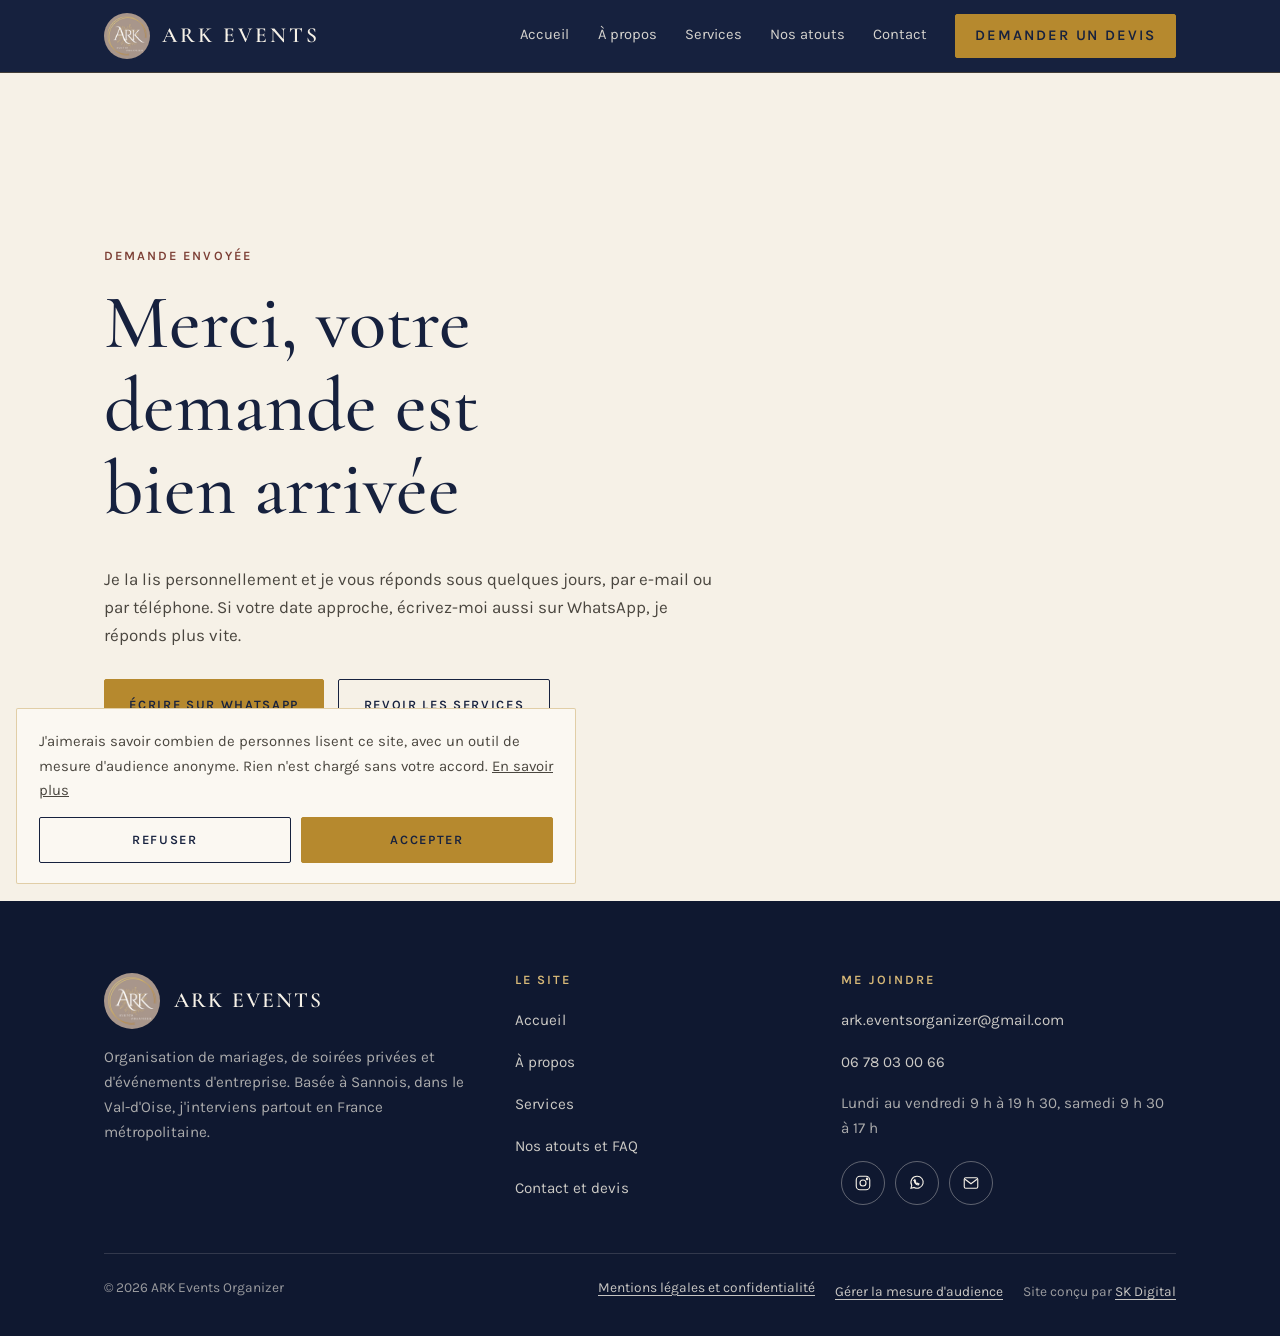
<file: merci.html>
<!DOCTYPE html>
<html lang="fr">
<head>
<meta charset="UTF-8">
<meta name="viewport" content="width=device-width, initial-scale=1">
<title>Demande envoyée | ARK Events Organizer</title>
<meta name="description" content="Votre demande de devis est bien arrivée. Je vous réponds sous quelques jours.">
<meta name="robots" content="noindex">
<meta property="og:type" content="website">
<meta property="og:locale" content="fr_FR">
<meta property="og:site_name" content="ARK Events Organizer">
<meta property="og:title" content="Demande envoyée | ARK Events Organizer">
<meta property="og:description" content="Votre demande de devis est bien arrivée. Je vous réponds sous quelques jours.">
<meta property="og:url" content="https://www.arkeventsorganizer.com/merci">
<meta property="og:image" content="https://www.arkeventsorganizer.com/assets/img/og-image.jpg">
<meta property="og:image:width" content="1200">
<meta property="og:image:height" content="630">
<meta property="og:image:alt" content="Réception en extérieur préparée par ARK Events Organizer">
<meta name="twitter:card" content="summary_large_image">
<meta name="theme-color" content="#16213E">
<link rel="icon" type="image/png" sizes="32x32" href="/assets/img/favicon-32.png">
<link rel="apple-touch-icon" href="/assets/img/apple-touch-icon.png">
<link rel="preload" href="/assets/fonts/cormorant.woff2" as="font" type="font/woff2" crossorigin>
<link rel="preload" href="/assets/fonts/karla.woff2" as="font" type="font/woff2" crossorigin>
<link rel="stylesheet" href="/assets/style.css?v=20261125b">
</head><body class="has-mbar">
<a class="skip" href="#contenu">Aller au contenu</a>
<header class="site-header">
  <div class="wrap">
    <a href="/" class="brand" aria-label="ARK Events Organizer, accueil">
      <img src="/assets/img/logo-128.png?v=20261125b" alt="" width="46" height="46">
      <span class="brand-word">ARK EVENTS</span>
    </a>
    <nav class="nav" id="menu" aria-label="Navigation principale">
      <a href="/">Accueil</a>
      <a href="/a-propos">À propos</a>
      <a href="/services">Services</a>
      <a href="/nos-atouts">Nos atouts</a>
      <a href="/contact">Contact</a>
      <a href="/contact#devis" class="btn btn-solid">Demander un devis</a>
    </nav>
    <button class="nav-toggle" type="button" aria-label="Ouvrir le menu" aria-expanded="false" aria-controls="menu">
      <span></span><span></span><span></span>
    </button>
  </div>
</header>

<main id="contenu">
  <section class="solo bg-ivory">
    <div class="wrap" data-enter>
      <span class="eyebrow">Demande envoyée</span>
      <h1>Merci, votre demande est bien arrivée</h1>
      <p>Je la lis personnellement et je vous réponds sous quelques jours, par e-mail ou par téléphone. Si votre date approche, écrivez-moi aussi sur WhatsApp, je réponds plus vite.</p>
      <div class="hero-actions">
        <a href="https://wa.me/33678030066?text=Bonjour%20Alyssa%2C%20je%20souhaite%20vous%20parler%20de%20mon%20%C3%A9v%C3%A9nement." class="btn btn-solid" target="_blank" rel="noopener">Écrire sur WhatsApp</a>
        <a href="/services" class="btn btn-line dark">Revoir les services</a>
      </div>
    </div>
  </section>
</main>

<footer class="site-footer">
  <div class="wrap">
    <div class="footer-grid">
      <div>
        <div class="footer-brand">
          <img src="/assets/img/logo-128.png?v=20261125b" alt="" width="56" height="56" loading="lazy">
          <span>ARK EVENTS</span>
        </div>
        <p>Organisation de mariages, de soirées privées et d'événements d'entreprise. Basée à Sannois, dans le Val-d'Oise, j'interviens partout en France métropolitaine.</p>
      </div>
      <div>
        <h2 class="footer-title">Le site</h2>
        <ul class="footer-links">
          <li><a href="/">Accueil</a></li>
          <li><a href="/a-propos">À propos</a></li>
          <li><a href="/services">Services</a></li>
          <li><a href="/nos-atouts">Nos atouts et FAQ</a></li>
          <li><a href="/contact">Contact et devis</a></li>
        </ul>
      </div>
      <div>
        <h2 class="footer-title">Me joindre</h2>
        <ul class="footer-links">
          <li><a href="mailto:ark.eventsorganizer@gmail.com?subject=Demande%20de%20devis%20ARK%20Events%20Organizer">ark.eventsorganizer@gmail.com</a></li>
          <li><a href="tel:+33678030066">06 78 03 00 66</a></li>
          <li><span>Lundi au vendredi 9 h à 19 h 30, samedi 9 h 30 à 17 h</span></li>
        </ul>
        <div class="social">
          <a href="https://www.instagram.com/arkeventsorganizer" aria-label="Instagram d'ARK Events Organizer" target="_blank" rel="noopener"><svg width="18" height="18" viewBox="0 0 24 24" fill="none" stroke="currentColor" stroke-width="1.5" aria-hidden="true"><rect x="3" y="3" width="18" height="18" rx="5"/><circle cx="12" cy="12" r="4"/><circle cx="17.5" cy="6.5" r="1"/></svg></a>
          <a href="https://wa.me/33678030066?text=Bonjour%20Alyssa%2C%20je%20souhaite%20vous%20parler%20de%20mon%20%C3%A9v%C3%A9nement." aria-label="Écrire sur WhatsApp" target="_blank" rel="noopener"><svg width="18" height="18" viewBox="0 0 24 24" fill="none" stroke="currentColor" stroke-width="1.5" aria-hidden="true"><path d="M12 3a8 8 0 0 0-7 12l-1 4 4.2-1.1A8 8 0 1 0 12 3Z"/><path d="M8.5 9.3c.3 2.7 2.5 4.9 5.2 5.2l1-1.3-2-1-.6.6a5 5 0 0 1-2.6-2.6l.6-.6-1-2-1.3 1Z"/></svg></a>
          <a href="mailto:ark.eventsorganizer@gmail.com?subject=Demande%20de%20devis%20ARK%20Events%20Organizer" aria-label="Envoyer un e-mail"><svg width="18" height="18" viewBox="0 0 24 24" fill="none" stroke="currentColor" stroke-width="1.5" aria-hidden="true"><rect x="3" y="5" width="18" height="14" rx="2"/><path d="m4 7 8 6 8-6"/></svg></a>
        </div>
      </div>
    </div>
    <div class="footer-bottom">
      <span>© 2026 ARK Events Organizer</span>
      <span class="legal">
        <a href="/mentions-legales">Mentions légales et confidentialité</a>
        <button type="button" data-consent-open>Gérer la mesure d'audience</button>
        <span>Site conçu par <a href="https://skdigital.fr" target="_blank" rel="noopener">SK Digital</a></span>
      </span>
    </div>
  </div>
</footer>

<div class="mbar" aria-label="Actions rapides">
  <a href="/contact#devis" class="btn btn-solid">Demander un devis</a>
  <a href="https://wa.me/33678030066?text=Bonjour%20Alyssa%2C%20je%20souhaite%20vous%20parler%20de%20mon%20%C3%A9v%C3%A9nement." class="btn btn-line" target="_blank" rel="noopener">WhatsApp</a>
</div>

<div id="consent" class="consent" role="region" aria-label="Mesure d'audience" hidden>
  <p>J'aimerais savoir combien de personnes lisent ce site, avec un outil de mesure d'audience anonyme. Rien n'est chargé sans votre accord. <a href="/mentions-legales#audience">En savoir plus</a></p>
  <div class="btns">
    <button type="button" class="btn btn-line dark" data-consent="non">Refuser</button>
    <button type="button" class="btn btn-solid" data-consent="oui">Accepter</button>
  </div>
</div>

<script src="/script.js?v=20261125b" defer></script>
</body>
</html>
</file>
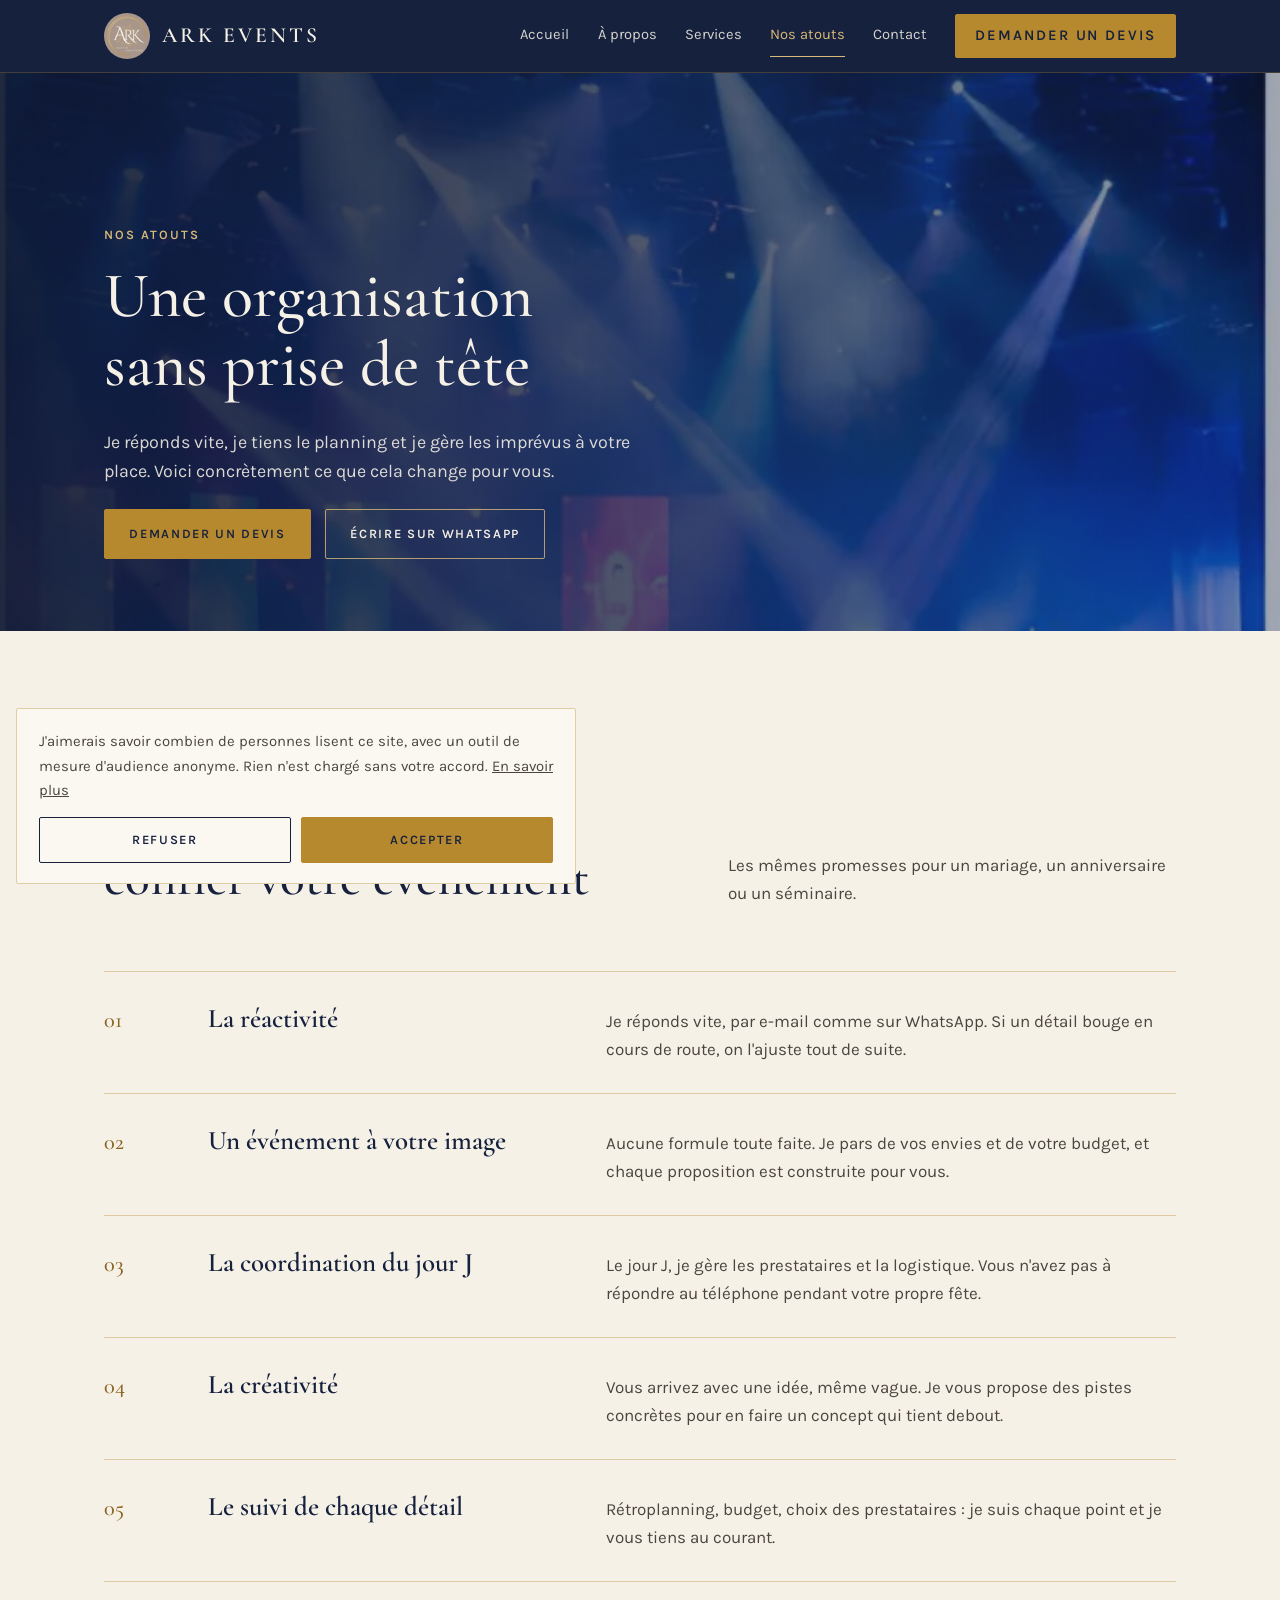
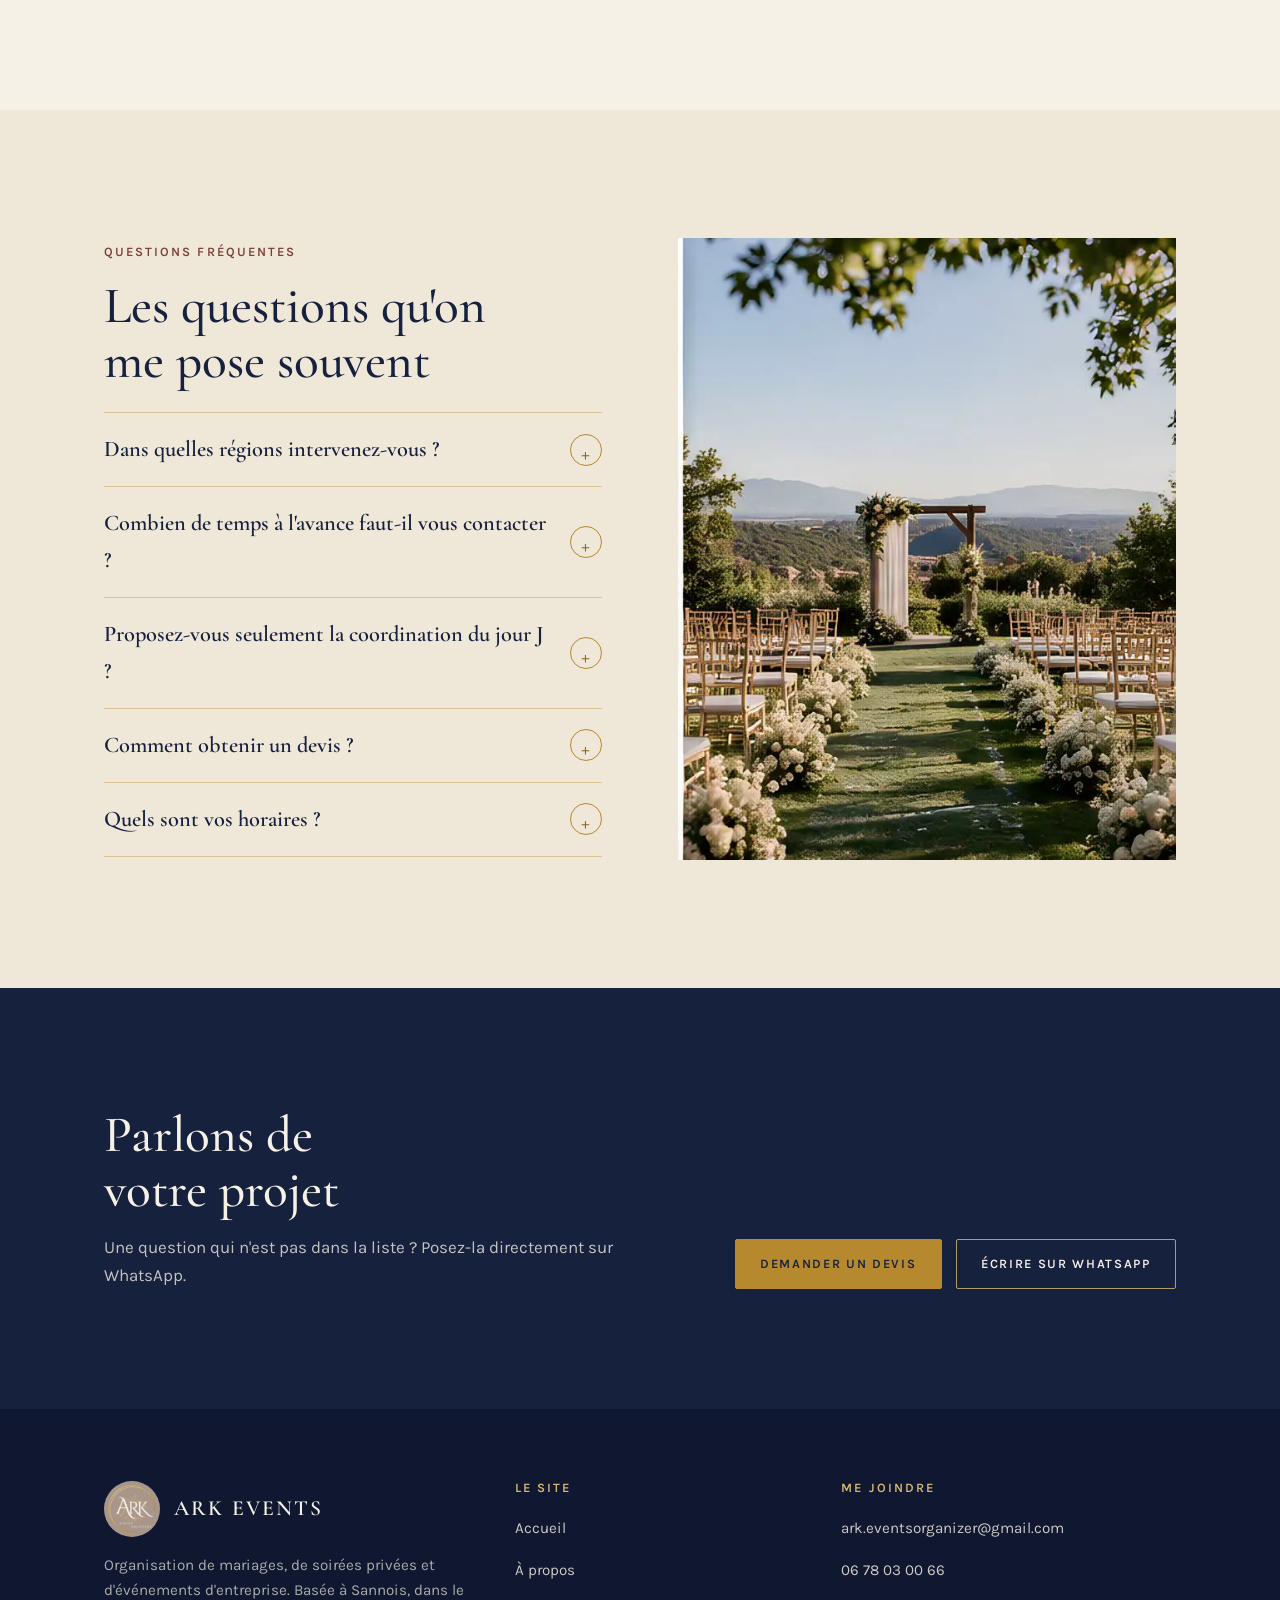
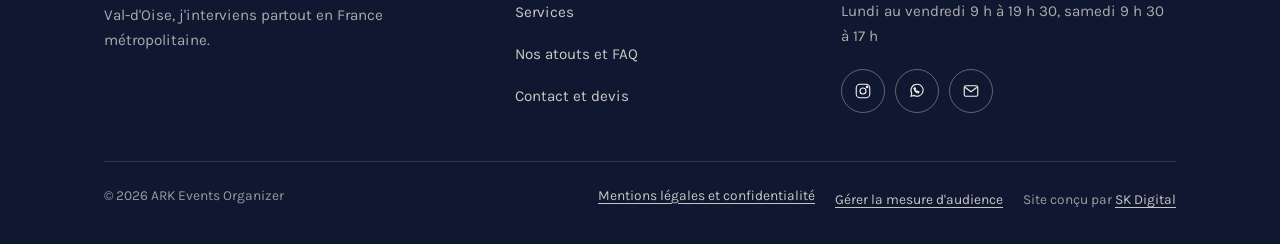
<file: nos-atouts.html>
<!DOCTYPE html>
<html lang="fr">
<head>
<meta charset="UTF-8">
<meta name="viewport" content="width=device-width, initial-scale=1">
<title>Pourquoi me confier votre événement | ARK Events Organizer</title>
<meta name="description" content="Réactivité, coordination du jour J, événements à votre image : ce que vous gagnez à confier votre mariage ou votre séminaire à ARK Events Organizer. Et les réponses aux questions fréquentes.">
<link rel="canonical" href="https://www.arkeventsorganizer.com/nos-atouts">
<meta property="og:type" content="website">
<meta property="og:locale" content="fr_FR">
<meta property="og:site_name" content="ARK Events Organizer">
<meta property="og:title" content="Pourquoi me confier votre événement | ARK Events Organizer">
<meta property="og:description" content="Réactivité, coordination du jour J, événements à votre image : ce que vous gagnez à confier votre mariage ou votre séminaire à ARK Events Organizer. Et les réponses aux questions fréquentes.">
<meta property="og:url" content="https://www.arkeventsorganizer.com/nos-atouts">
<meta property="og:image" content="https://www.arkeventsorganizer.com/assets/img/og-image.jpg">
<meta property="og:image:width" content="1200">
<meta property="og:image:height" content="630">
<meta property="og:image:alt" content="Réception en extérieur préparée par ARK Events Organizer">
<meta name="twitter:card" content="summary_large_image">
<meta name="theme-color" content="#16213E">
<link rel="icon" type="image/png" sizes="32x32" href="/assets/img/favicon-32.png">
<link rel="apple-touch-icon" href="/assets/img/apple-touch-icon.png">
<link rel="preload" href="/assets/fonts/cormorant.woff2" as="font" type="font/woff2" crossorigin>
<link rel="preload" href="/assets/fonts/karla.woff2" as="font" type="font/woff2" crossorigin>
<link rel="stylesheet" href="/assets/style.css?v=20261125b">
<script type="application/ld+json">{"@context": "https://schema.org", "@type": "EventPlanner", "@id": "https://www.arkeventsorganizer.com/#organisation", "name": "ARK Events Organizer", "url": "https://www.arkeventsorganizer.com/", "logo": "https://www.arkeventsorganizer.com/assets/img/logo.png", "image": "https://www.arkeventsorganizer.com/assets/img/og-image.jpg", "description": "Organisation de mariages, soirées privées, séminaires, team buildings, cocktails et galas, depuis Sannois (Val-d'Oise) et partout en France métropolitaine.", "email": "ark.eventsorganizer@gmail.com", "telephone": "+33678030066", "address": {"@type": "PostalAddress", "streetAddress": "48 Rue des Aulnaies", "postalCode": "95110", "addressLocality": "Sannois", "addressRegion": "Île-de-France", "addressCountry": "FR"}, "geo": {"@type": "GeoCoordinates", "latitude": 48.9793041, "longitude": 2.2470483}, "hasMap": "https://www.google.com/maps?cid=14127605846250763893", "openingHoursSpecification": [{"@type": "OpeningHoursSpecification", "dayOfWeek": ["Monday", "Tuesday", "Wednesday", "Thursday", "Friday"], "opens": "09:00", "closes": "19:30"}, {"@type": "OpeningHoursSpecification", "dayOfWeek": "Saturday", "opens": "09:30", "closes": "17:00"}], "areaServed": {"@type": "Country", "name": "France"}, "sameAs": ["https://www.instagram.com/arkeventsorganizer", "https://www.google.com/maps?cid=14127605846250763893"], "knowsLanguage": "fr"}</script>
<script type="application/ld+json">{"@context": "https://schema.org", "@type": "FAQPage", "mainEntity": [{"@type": "Question", "name": "Dans quelles régions intervenez-vous ?", "acceptedAnswer": {"@type": "Answer", "text": "Je suis basée à Sannois, dans le Val-d'Oise, et je me déplace partout en France métropolitaine. On regarde le lieu de votre événement dès le premier échange."}}, {"@type": "Question", "name": "Combien de temps à l'avance faut-il vous contacter ?", "acceptedAnswer": {"@type": "Answer", "text": "Plusieurs mois avant pour un mariage ou un gros événement, c'est l'idéal. Écrivez-moi quand même si la date est proche : j'étudie chaque demande."}}, {"@type": "Question", "name": "Proposez-vous seulement la coordination du jour J ?", "acceptedAnswer": {"@type": "Answer", "text": "Oui, c'est possible. Je peux m'occuper uniquement de la coordination du jour J, ou de toute l'organisation, du concept jusqu'à la fin de la soirée."}}, {"@type": "Question", "name": "Comment obtenir un devis ?", "acceptedAnswer": {"@type": "Answer", "text": "Remplissez le formulaire de la page contact avec quelques informations sur votre projet, ou écrivez-moi sur WhatsApp. Vous recevez une proposition personnalisée sous quelques jours."}}, {"@type": "Question", "name": "Quels sont vos horaires ?", "acceptedAnswer": {"@type": "Answer", "text": "Je réponds du lundi au vendredi de 9 h à 19 h 30 et le samedi de 9 h 30 à 17 h. Le jour de votre événement, je suis là du début à la fin."}}]}</script>
</head><body class="has-mbar">
<a class="skip" href="#contenu">Aller au contenu</a>
<header class="site-header">
  <div class="wrap">
    <a href="/" class="brand" aria-label="ARK Events Organizer, accueil">
      <img src="/assets/img/logo-128.png?v=20261125b" alt="" width="46" height="46">
      <span class="brand-word">ARK EVENTS</span>
    </a>
    <nav class="nav" id="menu" aria-label="Navigation principale">
      <a href="/">Accueil</a>
      <a href="/a-propos">À propos</a>
      <a href="/services">Services</a>
      <a href="/nos-atouts" aria-current="page">Nos atouts</a>
      <a href="/contact">Contact</a>
      <a href="/contact#devis" class="btn btn-solid">Demander un devis</a>
    </nav>
    <button class="nav-toggle" type="button" aria-label="Ouvrir le menu" aria-expanded="false" aria-controls="menu">
      <span></span><span></span><span></span>
    </button>
  </div>
</header>

<main id="contenu">

  <section class="page-hero">
    <picture class="hero-media"><img src="/assets/img/concert-crowd-1200.webp" srcset="/assets/img/concert-crowd-640.webp 640w, /assets/img/concert-crowd-1200.webp 697w" sizes="100vw" alt="Invités qui dansent pendant une soirée, lumières de scène en fond" width="697" height="1024" fetchpriority="high"></picture>
    <div class="wrap" data-enter>
      <span class="eyebrow">Nos atouts</span>
      <h1>Une organisation sans prise de tête</h1>
      <p>Je réponds vite, je tiens le planning et je gère les imprévus à votre place. Voici concrètement ce que cela change pour vous.</p>
      <div class="hero-actions">
        <a href="/contact#devis" class="btn btn-solid">Demander un devis</a>
        <a href="https://wa.me/33678030066?text=Bonjour%20Alyssa%2C%20je%20souhaite%20vous%20parler%20de%20mon%20%C3%A9v%C3%A9nement." class="btn btn-line" target="_blank" rel="noopener">Écrire sur WhatsApp</a>
      </div>
    </div>
  </section>

  <section class="sec bg-ivory" aria-labelledby="atouts-titre">
    <div class="wrap">
      <div class="head">
        <div><span class="eyebrow">Ce que vous gagnez</span><h2 id="atouts-titre">Cinq raisons de me confier votre événement</h2></div>
        <p>Les mêmes promesses pour un mariage, un anniversaire ou un séminaire.</p>
      </div>
      <div class="rows">
        <div class="row"><span class="num">01</span><h3>La réactivité</h3><p>Je réponds vite, par e-mail comme sur WhatsApp. Si un détail bouge en cours de route, on l'ajuste tout de suite.</p></div>
        <div class="row"><span class="num">02</span><h3>Un événement à votre image</h3><p>Aucune formule toute faite. Je pars de vos envies et de votre budget, et chaque proposition est construite pour vous.</p></div>
        <div class="row"><span class="num">03</span><h3>La coordination du jour J</h3><p>Le jour J, je gère les prestataires et la logistique. Vous n'avez pas à répondre au téléphone pendant votre propre fête.</p></div>
        <div class="row"><span class="num">04</span><h3>La créativité</h3><p>Vous arrivez avec une idée, même vague. Je vous propose des pistes concrètes pour en faire un concept qui tient debout.</p></div>
        <div class="row"><span class="num">05</span><h3>Le suivi de chaque détail</h3><p>Rétroplanning, budget, choix des prestataires : je suis chaque point et je vous tiens au courant.</p></div>
      </div>
    </div>
  </section>

  <section class="sec bg-dim" aria-labelledby="faq-titre">
    <div class="wrap split">
      <div>
        <span class="eyebrow">Questions fréquentes</span>
        <h2 id="faq-titre">Les questions qu'on me pose souvent</h2>
        <div class="faq">
        <details><summary>Dans quelles régions intervenez-vous ?<span class="plus" aria-hidden="true">+</span></summary><p>Je suis basée à Sannois, dans le Val-d'Oise, et je me déplace partout en France métropolitaine. On regarde le lieu de votre événement dès le premier échange.</p></details>
        <details><summary>Combien de temps à l'avance faut-il vous contacter ?<span class="plus" aria-hidden="true">+</span></summary><p>Plusieurs mois avant pour un mariage ou un gros événement, c'est l'idéal. Écrivez-moi quand même si la date est proche : j'étudie chaque demande.</p></details>
        <details><summary>Proposez-vous seulement la coordination du jour J ?<span class="plus" aria-hidden="true">+</span></summary><p>Oui, c'est possible. Je peux m'occuper uniquement de la coordination du jour J, ou de toute l'organisation, du concept jusqu'à la fin de la soirée.</p></details>
        <details><summary>Comment obtenir un devis ?<span class="plus" aria-hidden="true">+</span></summary><p>Remplissez le formulaire de la page contact avec quelques informations sur votre projet, ou écrivez-moi sur WhatsApp. Vous recevez une proposition personnalisée sous quelques jours.</p></details>
        <details><summary>Quels sont vos horaires ?<span class="plus" aria-hidden="true">+</span></summary><p>Je réponds du lundi au vendredi de 9 h à 19 h 30 et le samedi de 9 h 30 à 17 h. Le jour de votre événement, je suis là du début à la fin.</p></details>
        </div>
      </div>
      <div class="split-media"><picture><img src="/assets/img/ceremony-aisle-640.webp" srcset="/assets/img/ceremony-aisle-640.webp 598w" sizes="(max-width:860px) 100vw, 50vw" alt="Allée de cérémonie bordée de fleurs blanches avant l'arrivée des mariés" width="598" height="1024" loading="lazy" decoding="async"></picture></div>
    </div>
  </section>

  <section class="cta" aria-labelledby="cta-titre">
    <div class="wrap">
      <div>
        <h2 id="cta-titre">Parlons de votre projet</h2>
        <p>Une question qui n'est pas dans la liste ? Posez-la directement sur WhatsApp.</p>
      </div>
      <div class="btns">
        <a href="/contact#devis" class="btn btn-solid">Demander un devis</a>
        <a href="https://wa.me/33678030066?text=Bonjour%20Alyssa%2C%20je%20souhaite%20vous%20parler%20de%20mon%20%C3%A9v%C3%A9nement." class="btn btn-line" target="_blank" rel="noopener">Écrire sur WhatsApp</a>
      </div>
    </div>
  </section>
</main>

<footer class="site-footer">
  <div class="wrap">
    <div class="footer-grid">
      <div>
        <div class="footer-brand">
          <img src="/assets/img/logo-128.png?v=20261125b" alt="" width="56" height="56" loading="lazy">
          <span>ARK EVENTS</span>
        </div>
        <p>Organisation de mariages, de soirées privées et d'événements d'entreprise. Basée à Sannois, dans le Val-d'Oise, j'interviens partout en France métropolitaine.</p>
      </div>
      <div>
        <h2 class="footer-title">Le site</h2>
        <ul class="footer-links">
          <li><a href="/">Accueil</a></li>
          <li><a href="/a-propos">À propos</a></li>
          <li><a href="/services">Services</a></li>
          <li><a href="/nos-atouts">Nos atouts et FAQ</a></li>
          <li><a href="/contact">Contact et devis</a></li>
        </ul>
      </div>
      <div>
        <h2 class="footer-title">Me joindre</h2>
        <ul class="footer-links">
          <li><a href="mailto:ark.eventsorganizer@gmail.com?subject=Demande%20de%20devis%20ARK%20Events%20Organizer">ark.eventsorganizer@gmail.com</a></li>
          <li><a href="tel:+33678030066">06 78 03 00 66</a></li>
          <li><span>Lundi au vendredi 9 h à 19 h 30, samedi 9 h 30 à 17 h</span></li>
        </ul>
        <div class="social">
          <a href="https://www.instagram.com/arkeventsorganizer" aria-label="Instagram d'ARK Events Organizer" target="_blank" rel="noopener"><svg width="18" height="18" viewBox="0 0 24 24" fill="none" stroke="currentColor" stroke-width="1.5" aria-hidden="true"><rect x="3" y="3" width="18" height="18" rx="5"/><circle cx="12" cy="12" r="4"/><circle cx="17.5" cy="6.5" r="1"/></svg></a>
          <a href="https://wa.me/33678030066?text=Bonjour%20Alyssa%2C%20je%20souhaite%20vous%20parler%20de%20mon%20%C3%A9v%C3%A9nement." aria-label="Écrire sur WhatsApp" target="_blank" rel="noopener"><svg width="18" height="18" viewBox="0 0 24 24" fill="none" stroke="currentColor" stroke-width="1.5" aria-hidden="true"><path d="M12 3a8 8 0 0 0-7 12l-1 4 4.2-1.1A8 8 0 1 0 12 3Z"/><path d="M8.5 9.3c.3 2.7 2.5 4.9 5.2 5.2l1-1.3-2-1-.6.6a5 5 0 0 1-2.6-2.6l.6-.6-1-2-1.3 1Z"/></svg></a>
          <a href="mailto:ark.eventsorganizer@gmail.com?subject=Demande%20de%20devis%20ARK%20Events%20Organizer" aria-label="Envoyer un e-mail"><svg width="18" height="18" viewBox="0 0 24 24" fill="none" stroke="currentColor" stroke-width="1.5" aria-hidden="true"><rect x="3" y="5" width="18" height="14" rx="2"/><path d="m4 7 8 6 8-6"/></svg></a>
        </div>
      </div>
    </div>
    <div class="footer-bottom">
      <span>© 2026 ARK Events Organizer</span>
      <span class="legal">
        <a href="/mentions-legales">Mentions légales et confidentialité</a>
        <button type="button" data-consent-open>Gérer la mesure d'audience</button>
        <span>Site conçu par <a href="https://skdigital.fr" target="_blank" rel="noopener">SK Digital</a></span>
      </span>
    </div>
  </div>
</footer>

<div class="mbar" aria-label="Actions rapides">
  <a href="/contact#devis" class="btn btn-solid">Demander un devis</a>
  <a href="https://wa.me/33678030066?text=Bonjour%20Alyssa%2C%20je%20souhaite%20vous%20parler%20de%20mon%20%C3%A9v%C3%A9nement." class="btn btn-line" target="_blank" rel="noopener">WhatsApp</a>
</div>

<div id="consent" class="consent" role="region" aria-label="Mesure d'audience" hidden>
  <p>J'aimerais savoir combien de personnes lisent ce site, avec un outil de mesure d'audience anonyme. Rien n'est chargé sans votre accord. <a href="/mentions-legales#audience">En savoir plus</a></p>
  <div class="btns">
    <button type="button" class="btn btn-line dark" data-consent="non">Refuser</button>
    <button type="button" class="btn btn-solid" data-consent="oui">Accepter</button>
  </div>
</div>

<script src="/script.js?v=20261125b" defer></script>
</body>
</html>
</file>
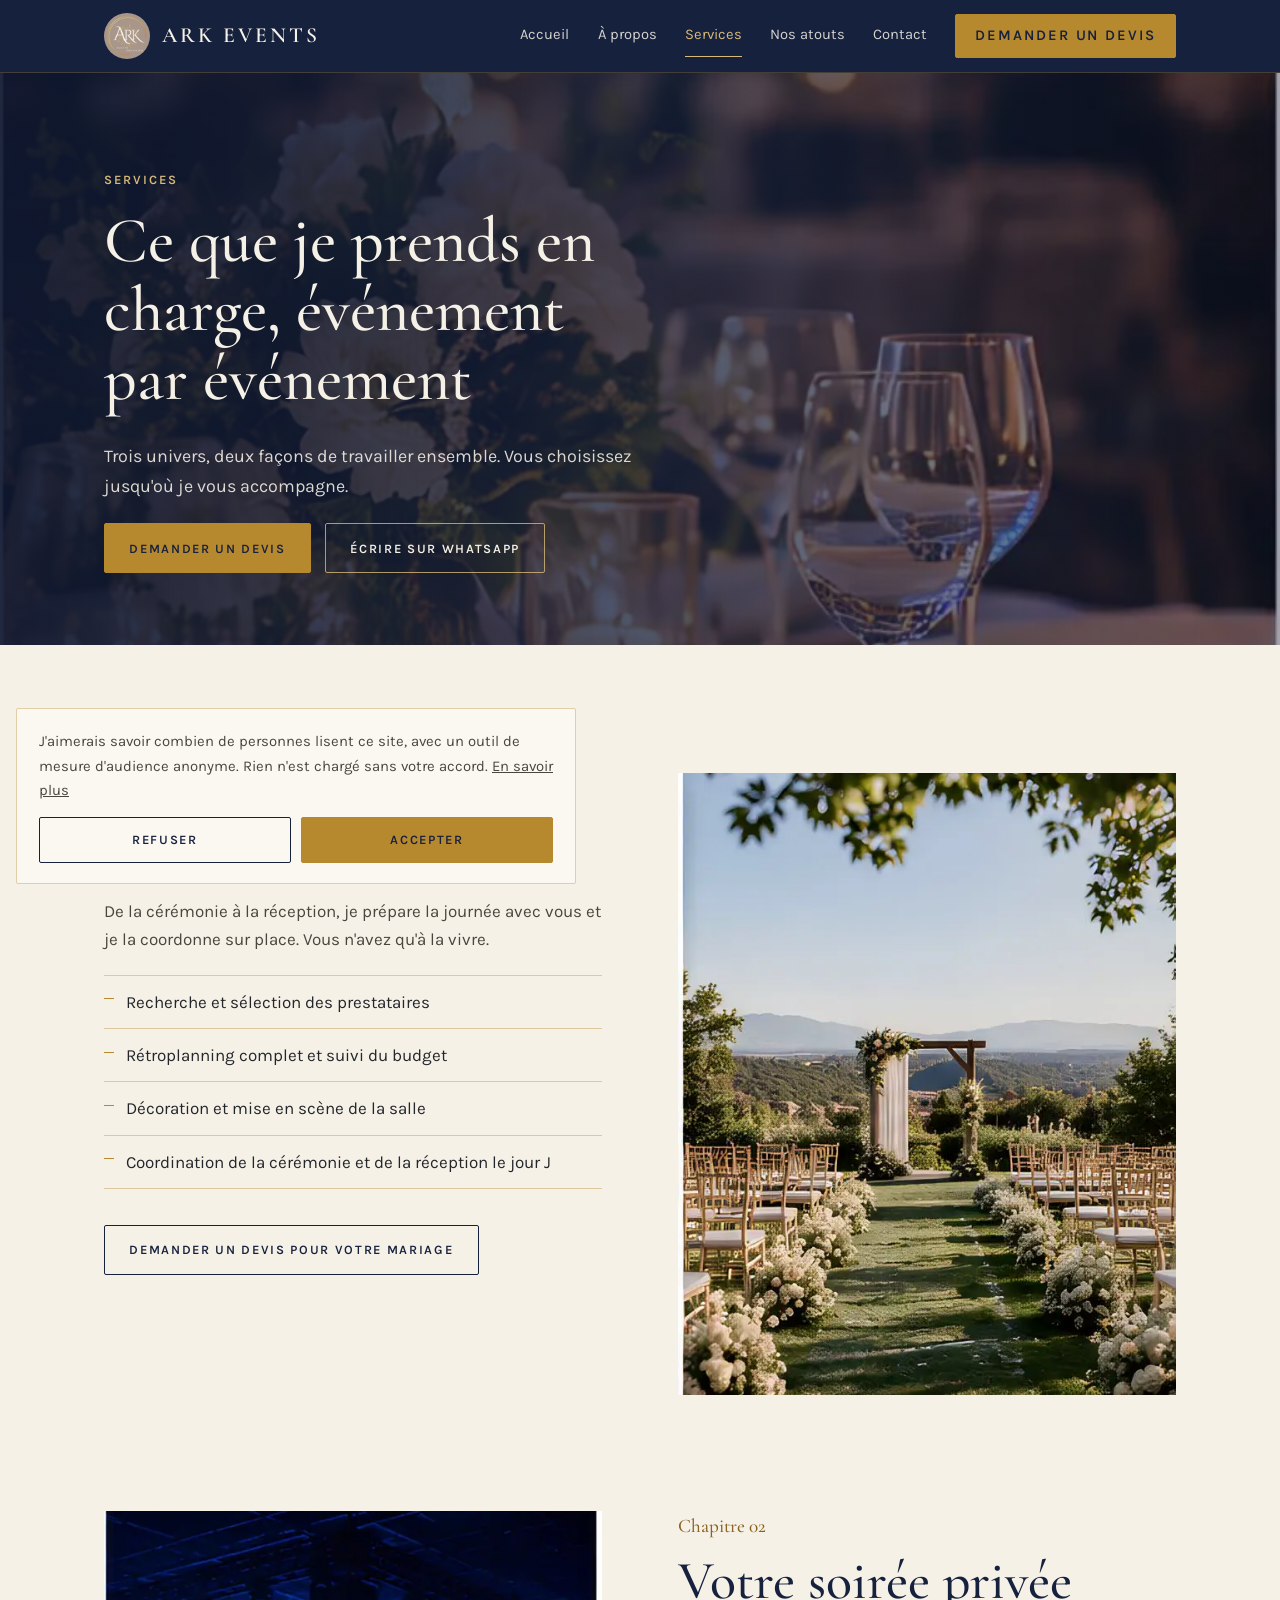
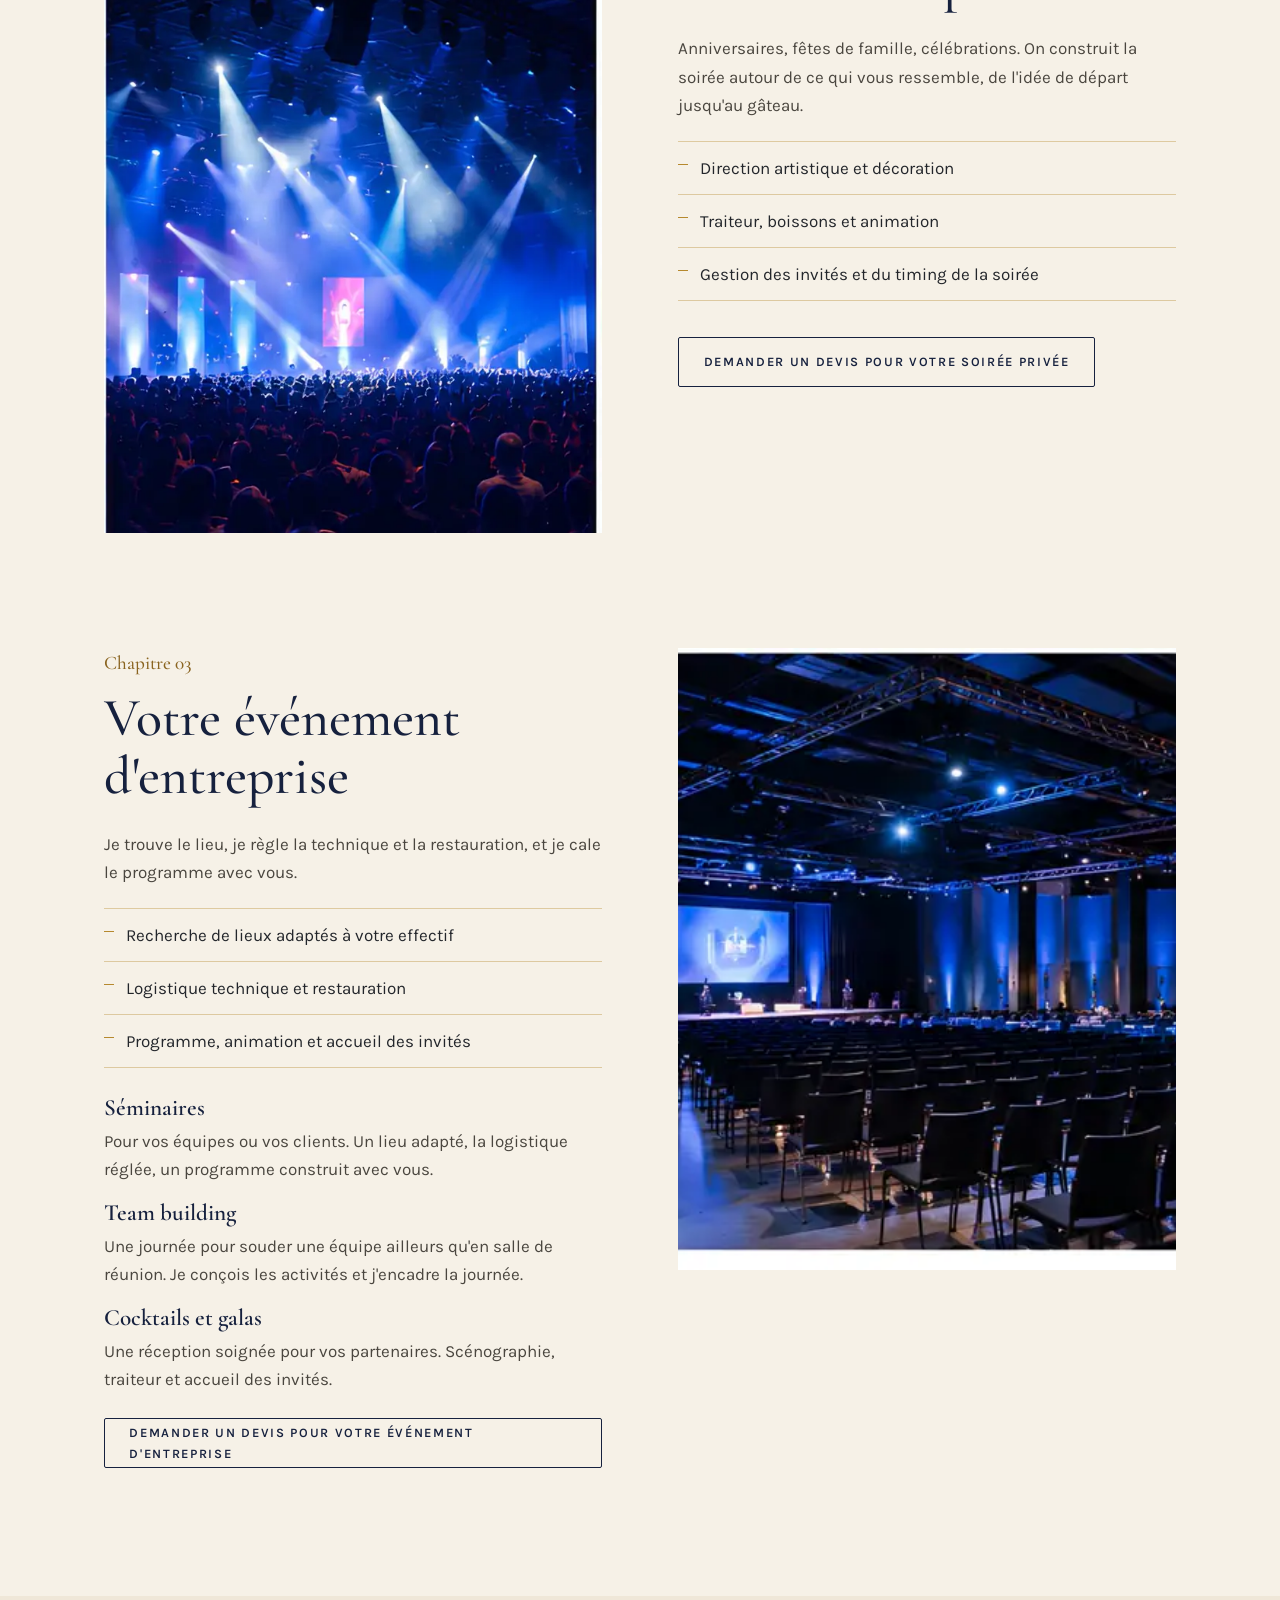
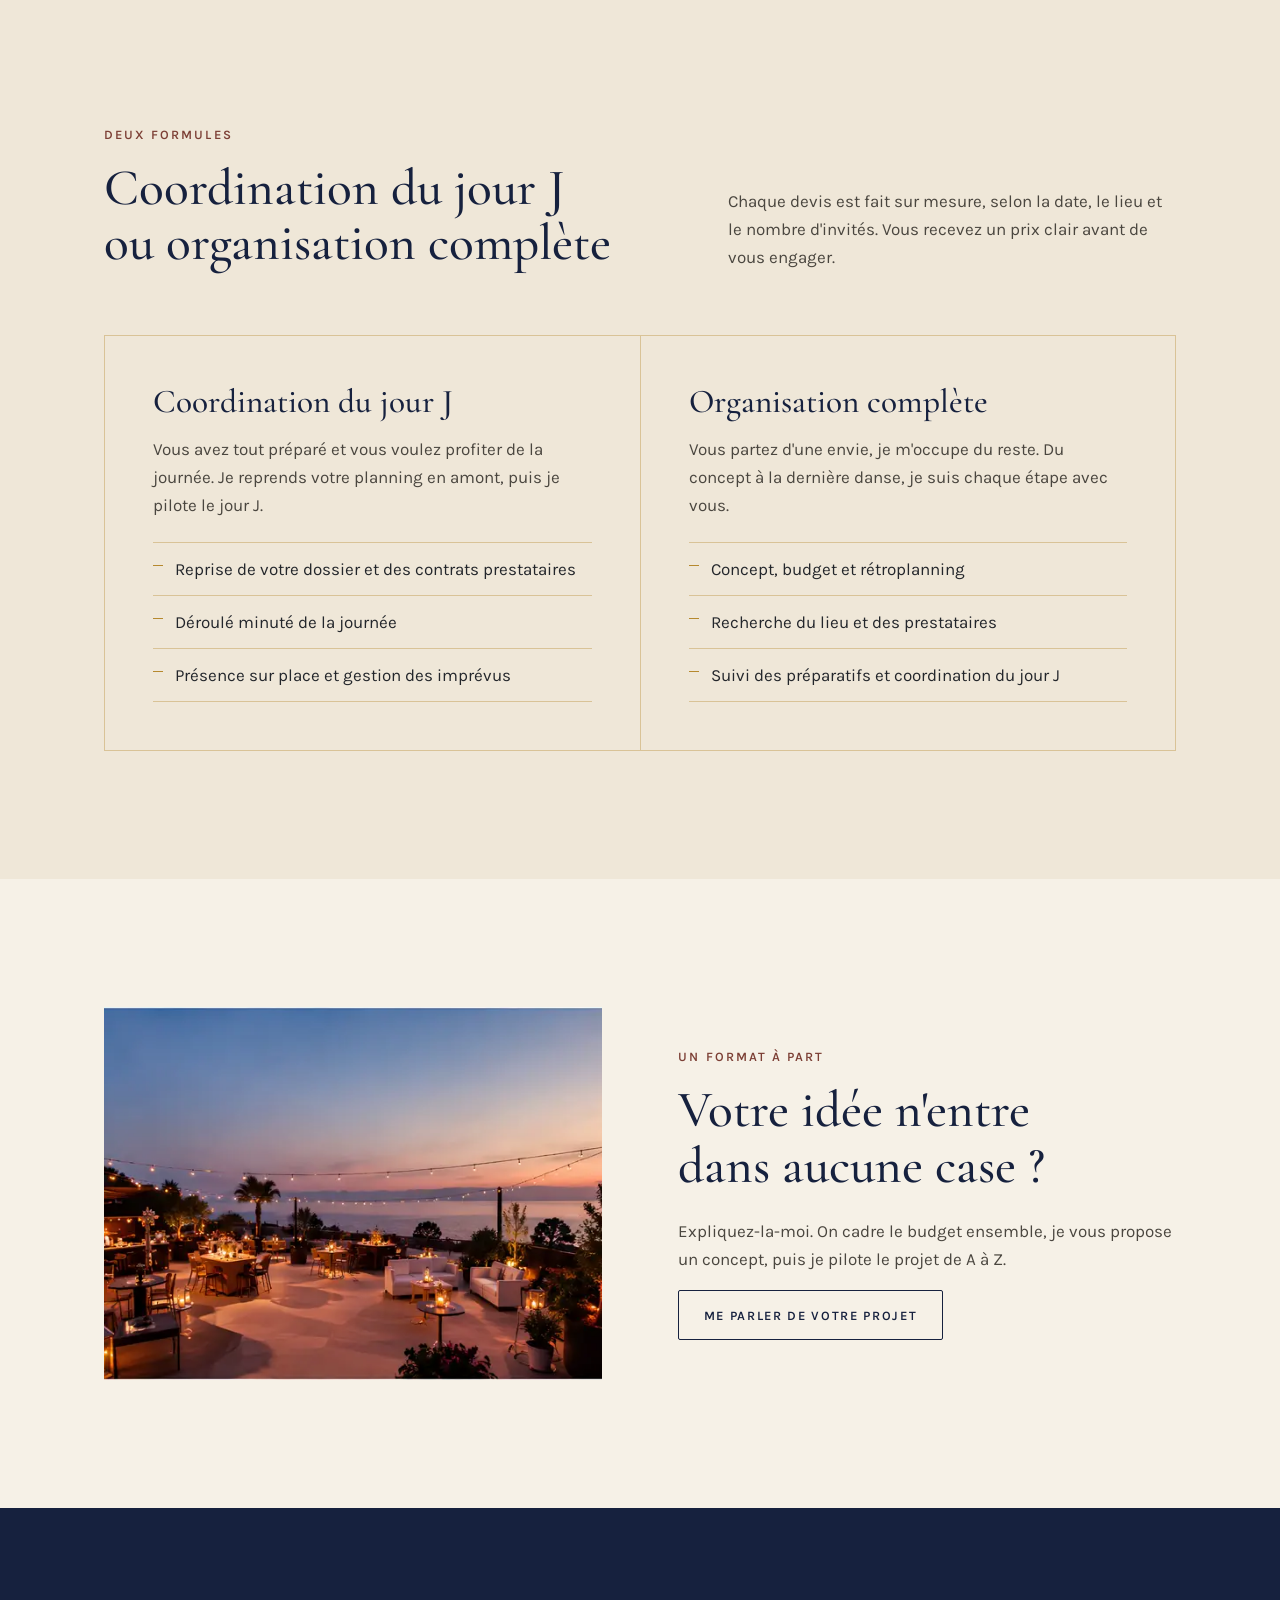
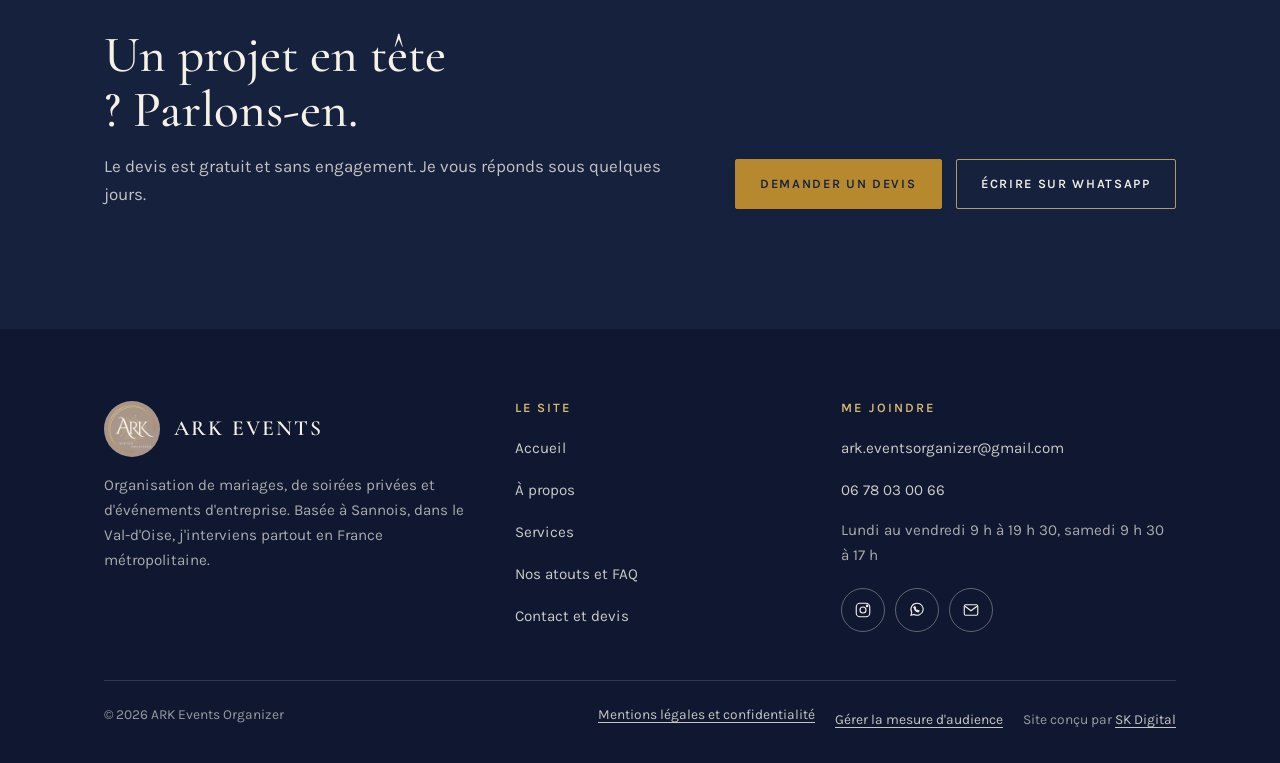
<file: services.html>
<!DOCTYPE html>
<html lang="fr">
<head>
<meta charset="UTF-8">
<meta name="viewport" content="width=device-width, initial-scale=1">
<title>Services : mariages, soirées, séminaires | ARK Events Organizer</title>
<meta name="description" content="Organisation complète ou coordination du jour J : mariages, soirées privées, séminaires, team buildings, cocktails et galas. Ce qui est inclus, chapitre par chapitre.">
<link rel="canonical" href="https://www.arkeventsorganizer.com/services">
<meta property="og:type" content="website">
<meta property="og:locale" content="fr_FR">
<meta property="og:site_name" content="ARK Events Organizer">
<meta property="og:title" content="Services : mariages, soirées, séminaires | ARK Events Organizer">
<meta property="og:description" content="Organisation complète ou coordination du jour J : mariages, soirées privées, séminaires, team buildings, cocktails et galas. Ce qui est inclus, chapitre par chapitre.">
<meta property="og:url" content="https://www.arkeventsorganizer.com/services">
<meta property="og:image" content="https://www.arkeventsorganizer.com/assets/img/og-image.jpg">
<meta property="og:image:width" content="1200">
<meta property="og:image:height" content="630">
<meta property="og:image:alt" content="Réception en extérieur préparée par ARK Events Organizer">
<meta name="twitter:card" content="summary_large_image">
<meta name="theme-color" content="#16213E">
<link rel="icon" type="image/png" sizes="32x32" href="/assets/img/favicon-32.png">
<link rel="apple-touch-icon" href="/assets/img/apple-touch-icon.png">
<link rel="preload" href="/assets/fonts/cormorant.woff2" as="font" type="font/woff2" crossorigin>
<link rel="preload" href="/assets/fonts/karla.woff2" as="font" type="font/woff2" crossorigin>
<link rel="stylesheet" href="/assets/style.css?v=20261125b">
<script type="application/ld+json">{"@context": "https://schema.org", "@type": "EventPlanner", "@id": "https://www.arkeventsorganizer.com/#organisation", "name": "ARK Events Organizer", "url": "https://www.arkeventsorganizer.com/", "logo": "https://www.arkeventsorganizer.com/assets/img/logo.png", "image": "https://www.arkeventsorganizer.com/assets/img/og-image.jpg", "description": "Organisation de mariages, soirées privées, séminaires, team buildings, cocktails et galas, depuis Sannois (Val-d'Oise) et partout en France métropolitaine.", "email": "ark.eventsorganizer@gmail.com", "telephone": "+33678030066", "address": {"@type": "PostalAddress", "streetAddress": "48 Rue des Aulnaies", "postalCode": "95110", "addressLocality": "Sannois", "addressRegion": "Île-de-France", "addressCountry": "FR"}, "geo": {"@type": "GeoCoordinates", "latitude": 48.9793041, "longitude": 2.2470483}, "hasMap": "https://www.google.com/maps?cid=14127605846250763893", "openingHoursSpecification": [{"@type": "OpeningHoursSpecification", "dayOfWeek": ["Monday", "Tuesday", "Wednesday", "Thursday", "Friday"], "opens": "09:00", "closes": "19:30"}, {"@type": "OpeningHoursSpecification", "dayOfWeek": "Saturday", "opens": "09:30", "closes": "17:00"}], "areaServed": {"@type": "Country", "name": "France"}, "sameAs": ["https://www.instagram.com/arkeventsorganizer", "https://www.google.com/maps?cid=14127605846250763893"], "knowsLanguage": "fr"}</script>
</head><body class="has-mbar">
<a class="skip" href="#contenu">Aller au contenu</a>
<header class="site-header">
  <div class="wrap">
    <a href="/" class="brand" aria-label="ARK Events Organizer, accueil">
      <img src="/assets/img/logo-128.png?v=20261125b" alt="" width="46" height="46">
      <span class="brand-word">ARK EVENTS</span>
    </a>
    <nav class="nav" id="menu" aria-label="Navigation principale">
      <a href="/">Accueil</a>
      <a href="/a-propos">À propos</a>
      <a href="/services" aria-current="page">Services</a>
      <a href="/nos-atouts">Nos atouts</a>
      <a href="/contact">Contact</a>
      <a href="/contact#devis" class="btn btn-solid">Demander un devis</a>
    </nav>
    <button class="nav-toggle" type="button" aria-label="Ouvrir le menu" aria-expanded="false" aria-controls="menu">
      <span></span><span></span><span></span>
    </button>
  </div>
</header>

<main id="contenu">

  <section class="page-hero">
    <picture class="hero-media"><img src="/assets/img/wedding-table-1200.webp" srcset="/assets/img/wedding-table-640.webp 640w, /assets/img/wedding-table-1200.webp 810w" sizes="100vw" alt="Table de mariage dressée avec bougies, verres et fleurs blanches" width="810" height="1004" fetchpriority="high"></picture>
    <div class="wrap" data-enter>
      <span class="eyebrow">Services</span>
      <h1>Ce que je prends en charge, événement par événement</h1>
      <p>Trois univers, deux façons de travailler ensemble. Vous choisissez jusqu'où je vous accompagne.</p>
      <div class="hero-actions">
        <a href="/contact#devis" class="btn btn-solid">Demander un devis</a>
        <a href="https://wa.me/33678030066?text=Bonjour%20Alyssa%2C%20je%20souhaite%20vous%20parler%20de%20mon%20%C3%A9v%C3%A9nement." class="btn btn-line" target="_blank" rel="noopener">Écrire sur WhatsApp</a>
      </div>
    </div>
  </section>

  <section class="sec bg-ivory" aria-label="Les univers">
    <div class="wrap">
      <article class="chapter split" id="mariages">
        <div>
          <span class="num">Chapitre 01</span>
          <h2>Votre mariage</h2>
          <p>De la cérémonie à la réception, je prépare la journée avec vous et je la coordonne sur place. Vous n'avez qu'à la vivre.</p>
          <ul class="incl"><li>Recherche et sélection des prestataires</li><li>Rétroplanning complet et suivi du budget</li><li>Décoration et mise en scène de la salle</li><li>Coordination de la cérémonie et de la réception le jour J</li></ul>
          <a href="/contact?type=mariage#devis" class="btn btn-line dark">Demander un devis pour votre mariage</a>
        </div>
        <div class="split-media"><picture><img src="/assets/img/ceremony-aisle-640.webp" srcset="/assets/img/ceremony-aisle-640.webp 598w" sizes="(max-width:860px) 100vw, 50vw" alt="Allée de cérémonie bordée de fleurs blanches avant l'arrivée des mariés" width="598" height="1024" loading="lazy" decoding="async"></picture></div>
      </article>

      <article class="chapter split rev" id="soirees">
        <div>
          <span class="num">Chapitre 02</span>
          <h2>Votre soirée privée</h2>
          <p>Anniversaires, fêtes de famille, célébrations. On construit la soirée autour de ce qui vous ressemble, de l'idée de départ jusqu'au gâteau.</p>
          <ul class="incl"><li>Direction artistique et décoration</li><li>Traiteur, boissons et animation</li><li>Gestion des invités et du timing de la soirée</li></ul>
          <a href="/contact?type=soiree#devis" class="btn btn-line dark">Demander un devis pour votre soirée privée</a>
        </div>
        <div class="split-media"><picture><img src="/assets/img/concert-crowd-1200.webp" srcset="/assets/img/concert-crowd-640.webp 640w, /assets/img/concert-crowd-1200.webp 697w" sizes="(max-width:860px) 100vw, 50vw" alt="Invités qui dansent pendant une soirée, lumières de scène en fond" width="697" height="1024" loading="lazy" decoding="async"></picture></div>
      </article>

      <article class="chapter split" id="entreprise">
        <div>
          <span class="num">Chapitre 03</span>
          <h2>Votre événement d'entreprise</h2>
          <p>Je trouve le lieu, je règle la technique et la restauration, et je cale le programme avec vous.</p>
          <ul class="incl"><li>Recherche de lieux adaptés à votre effectif</li><li>Logistique technique et restauration</li><li>Programme, animation et accueil des invités</li></ul>
          <div class="sub"><h3>Séminaires</h3><p>Pour vos équipes ou vos clients. Un lieu adapté, la logistique réglée, un programme construit avec vous.</p></div>
          <div class="sub"><h3>Team building</h3><p>Une journée pour souder une équipe ailleurs qu'en salle de réunion. Je conçois les activités et j'encadre la journée.</p></div>
          <div class="sub"><h3>Cocktails et galas</h3><p>Une réception soignée pour vos partenaires. Scénographie, traiteur et accueil des invités.</p></div>
          <a href="/contact?type=entreprise#devis" class="btn btn-line dark">Demander un devis pour votre événement d'entreprise</a>
        </div>
        <div class="split-media"><picture><img src="/assets/img/conference-hall-1200.webp" srcset="/assets/img/conference-hall-640.webp 640w, /assets/img/conference-hall-1200.webp 1200w" sizes="(max-width:860px) 100vw, 50vw" alt="Salle de séminaire installée avec scène et rangées de sièges" width="1200" height="800" loading="lazy" decoding="async"></picture></div>
      </article>
    </div>
  </section>

  <section class="sec bg-dim" aria-labelledby="formules-titre">
    <div class="wrap">
      <div class="head">
        <div><span class="eyebrow">Deux formules</span><h2 id="formules-titre">Coordination du jour J ou organisation complète</h2></div>
        <p>Chaque devis est fait sur mesure, selon la date, le lieu et le nombre d'invités. Vous recevez un prix clair avant de vous engager.</p>
      </div>
      <div class="formules">
        <div class="formule">
          <h3>Coordination du jour J</h3>
          <p>Vous avez tout préparé et vous voulez profiter de la journée. Je reprends votre planning en amont, puis je pilote le jour J.</p>
          <ul class="incl"><li>Reprise de votre dossier et des contrats prestataires</li><li>Déroulé minuté de la journée</li><li>Présence sur place et gestion des imprévus</li></ul>
        </div>
        <div class="formule">
          <h3>Organisation complète</h3>
          <p>Vous partez d'une envie, je m'occupe du reste. Du concept à la dernière danse, je suis chaque étape avec vous.</p>
          <ul class="incl"><li>Concept, budget et rétroplanning</li><li>Recherche du lieu et des prestataires</li><li>Suivi des préparatifs et coordination du jour J</li></ul>
        </div>
      </div>
    </div>
  </section>

  <section class="sec bg-ivory" aria-labelledby="autre-titre">
    <div class="wrap split rev">
      <div class="split-media wide"><picture><img src="/assets/img/terrace-sunset-1200.webp" srcset="/assets/img/terrace-sunset-640.webp 640w, /assets/img/terrace-sunset-1200.webp 1200w" sizes="(max-width:860px) 100vw, 50vw" alt="Terrasse éclairée de guirlandes au coucher du soleil, prête pour une réception" width="1200" height="800" loading="lazy" decoding="async"></picture></div>
      <div>
        <span class="eyebrow">Un format à part</span>
        <h2 id="autre-titre">Votre idée n'entre dans aucune case ?</h2>
        <p>Expliquez-la-moi. On cadre le budget ensemble, je vous propose un concept, puis je pilote le projet de A à Z.</p>
        <a href="/contact?type=autre#devis" class="btn btn-line dark">Me parler de votre projet</a>
      </div>
    </div>
  </section>

  <section class="cta" aria-labelledby="cta-titre">
    <div class="wrap">
      <div>
        <h2 id="cta-titre">Un projet en tête ? Parlons-en.</h2>
        <p>Le devis est gratuit et sans engagement. Je vous réponds sous quelques jours.</p>
      </div>
      <div class="btns">
        <a href="/contact#devis" class="btn btn-solid">Demander un devis</a>
        <a href="https://wa.me/33678030066?text=Bonjour%20Alyssa%2C%20je%20souhaite%20vous%20parler%20de%20mon%20%C3%A9v%C3%A9nement." class="btn btn-line" target="_blank" rel="noopener">Écrire sur WhatsApp</a>
      </div>
    </div>
  </section>
</main>

<footer class="site-footer">
  <div class="wrap">
    <div class="footer-grid">
      <div>
        <div class="footer-brand">
          <img src="/assets/img/logo-128.png?v=20261125b" alt="" width="56" height="56" loading="lazy">
          <span>ARK EVENTS</span>
        </div>
        <p>Organisation de mariages, de soirées privées et d'événements d'entreprise. Basée à Sannois, dans le Val-d'Oise, j'interviens partout en France métropolitaine.</p>
      </div>
      <div>
        <h2 class="footer-title">Le site</h2>
        <ul class="footer-links">
          <li><a href="/">Accueil</a></li>
          <li><a href="/a-propos">À propos</a></li>
          <li><a href="/services">Services</a></li>
          <li><a href="/nos-atouts">Nos atouts et FAQ</a></li>
          <li><a href="/contact">Contact et devis</a></li>
        </ul>
      </div>
      <div>
        <h2 class="footer-title">Me joindre</h2>
        <ul class="footer-links">
          <li><a href="mailto:ark.eventsorganizer@gmail.com?subject=Demande%20de%20devis%20ARK%20Events%20Organizer">ark.eventsorganizer@gmail.com</a></li>
          <li><a href="tel:+33678030066">06 78 03 00 66</a></li>
          <li><span>Lundi au vendredi 9 h à 19 h 30, samedi 9 h 30 à 17 h</span></li>
        </ul>
        <div class="social">
          <a href="https://www.instagram.com/arkeventsorganizer" aria-label="Instagram d'ARK Events Organizer" target="_blank" rel="noopener"><svg width="18" height="18" viewBox="0 0 24 24" fill="none" stroke="currentColor" stroke-width="1.5" aria-hidden="true"><rect x="3" y="3" width="18" height="18" rx="5"/><circle cx="12" cy="12" r="4"/><circle cx="17.5" cy="6.5" r="1"/></svg></a>
          <a href="https://wa.me/33678030066?text=Bonjour%20Alyssa%2C%20je%20souhaite%20vous%20parler%20de%20mon%20%C3%A9v%C3%A9nement." aria-label="Écrire sur WhatsApp" target="_blank" rel="noopener"><svg width="18" height="18" viewBox="0 0 24 24" fill="none" stroke="currentColor" stroke-width="1.5" aria-hidden="true"><path d="M12 3a8 8 0 0 0-7 12l-1 4 4.2-1.1A8 8 0 1 0 12 3Z"/><path d="M8.5 9.3c.3 2.7 2.5 4.9 5.2 5.2l1-1.3-2-1-.6.6a5 5 0 0 1-2.6-2.6l.6-.6-1-2-1.3 1Z"/></svg></a>
          <a href="mailto:ark.eventsorganizer@gmail.com?subject=Demande%20de%20devis%20ARK%20Events%20Organizer" aria-label="Envoyer un e-mail"><svg width="18" height="18" viewBox="0 0 24 24" fill="none" stroke="currentColor" stroke-width="1.5" aria-hidden="true"><rect x="3" y="5" width="18" height="14" rx="2"/><path d="m4 7 8 6 8-6"/></svg></a>
        </div>
      </div>
    </div>
    <div class="footer-bottom">
      <span>© 2026 ARK Events Organizer</span>
      <span class="legal">
        <a href="/mentions-legales">Mentions légales et confidentialité</a>
        <button type="button" data-consent-open>Gérer la mesure d'audience</button>
        <span>Site conçu par <a href="https://skdigital.fr" target="_blank" rel="noopener">SK Digital</a></span>
      </span>
    </div>
  </div>
</footer>

<div class="mbar" aria-label="Actions rapides">
  <a href="/contact#devis" class="btn btn-solid">Demander un devis</a>
  <a href="https://wa.me/33678030066?text=Bonjour%20Alyssa%2C%20je%20souhaite%20vous%20parler%20de%20mon%20%C3%A9v%C3%A9nement." class="btn btn-line" target="_blank" rel="noopener">WhatsApp</a>
</div>

<div id="consent" class="consent" role="region" aria-label="Mesure d'audience" hidden>
  <p>J'aimerais savoir combien de personnes lisent ce site, avec un outil de mesure d'audience anonyme. Rien n'est chargé sans votre accord. <a href="/mentions-legales#audience">En savoir plus</a></p>
  <div class="btns">
    <button type="button" class="btn btn-line dark" data-consent="non">Refuser</button>
    <button type="button" class="btn btn-solid" data-consent="oui">Accepter</button>
  </div>
</div>

<script src="/script.js?v=20261125b" defer></script>
</body>
</html>
</file>
<file: assets/style.css>
/* =========================================================
   ARK EVENTS ORGANIZER, refonte « carnet d'événement » (2026-11-25)
   Charte conservée : encre marine, or antique, ivoire, taupe, bois de rose
   Typo : Cormorant Garamond (titres) + Karla (texte), auto-hébergées
   ========================================================= */

@font-face{ font-family:"Cormorant Garamond"; font-style:normal; font-weight:500 600; font-display:swap;
  src:url("/assets/fonts/cormorant.woff2") format("woff2"); }
@font-face{ font-family:"Cormorant Garamond"; font-style:italic; font-weight:500; font-display:swap;
  src:url("/assets/fonts/cormorant-italic.woff2") format("woff2"); }
@font-face{ font-family:"Karla"; font-style:normal; font-weight:400 600; font-display:swap;
  src:url("/assets/fonts/karla.woff2") format("woff2"); }

:root{
  --ink:#16213E; --ink-soft:#232F51; --ink-deep:#0F1830;
  --gold:#B6892E; --gold-soft:#D8B978; --gold-text:#8A6420;
  --ivory:#F6F1E7; --ivory-dim:#EFE7D8; --paper:#FBF8F2;
  --taupe:#A9927F; --rosewood:#7C3F35;
  --text:#23262B; --text-dim:#4A463F;
  --line:rgba(182,137,46,.38); --line-light:rgba(246,241,231,.18);
  --serif:"Cormorant Garamond", Georgia, "Times New Roman", serif;
  --sans:"Karla", "Segoe UI", Arial, sans-serif;
  --max:1200px; --pad:clamp(16px,5vw,64px); --radius:2px;
  --header:72px;
  --ease:cubic-bezier(.2,.7,.2,1);
}

*,*::before,*::after{ box-sizing:border-box; }
html{ scroll-behavior:smooth; scroll-padding-top:calc(var(--header) + 12px); -webkit-text-size-adjust:100%; }
html,body{ margin:0; padding:0; }
body{ font-family:var(--sans); font-size:1.0625rem; line-height:1.65; color:var(--text); background:var(--ivory);
  -webkit-font-smoothing:antialiased; overflow-x:hidden; }
img{ max-width:100%; height:auto; display:block; }
picture{ display:block; }
a{ color:inherit; }
button{ font:inherit; }
[hidden]{ display:none !important; }

h1,h2,h3{ font-family:var(--serif); font-weight:500; color:var(--ink); line-height:1.08; margin:0 0 .45em; letter-spacing:0; text-wrap:balance; }
h1{ font-size:clamp(2.6rem,6vw,5rem); }
h2{ font-size:clamp(2.1rem,4vw,3.3rem); }
h3{ font-size:clamp(1.45rem,2.1vw,1.8rem); font-weight:600; }
p{ margin:0 0 1em; color:var(--text-dim); max-width:62ch; }
ul,ol{ margin:0; padding:0; }

.wrap{ max-width:var(--max); margin-inline:auto; padding-inline:var(--pad); }
.skip{ position:absolute; left:12px; top:-60px; z-index:200; background:var(--gold); color:var(--ink); padding:12px 18px; font-weight:600; text-decoration:none; }
.skip:focus{ top:12px; }
.sr-only{ position:absolute !important; width:1px; height:1px; padding:0; margin:-1px; overflow:hidden; clip:rect(0,0,0,0); white-space:nowrap; border:0; }

:focus-visible{ outline:2px solid var(--gold); outline-offset:3px; }
.on-ink :focus-visible, .site-header :focus-visible, .site-footer :focus-visible, .hero :focus-visible{ outline-color:var(--gold-soft); }

.eyebrow{ display:block; font-size:.8rem; font-weight:600; letter-spacing:.16em; text-transform:uppercase; color:var(--rosewood); margin-bottom:16px; }
.on-ink .eyebrow, .hero .eyebrow, .page-hero .eyebrow{ color:var(--gold-soft); }

/* ---------- boutons ---------- */
.btn{ display:inline-flex; align-items:center; justify-content:center; gap:10px; min-height:50px;
  font-family:var(--sans); font-weight:600; font-size:.8rem; letter-spacing:.13em; text-transform:uppercase;
  padding:0 1.9em; border:1px solid var(--gold); border-radius:var(--radius); cursor:pointer; text-decoration:none;
  transition:background .25s var(--ease), color .25s var(--ease), border-color .25s var(--ease), transform .15s var(--ease); }
.btn:hover{ transform:translateY(-1px); }
.btn:active{ transform:translateY(1px); }
.btn-solid{ background:var(--gold); color:var(--ink); }
.btn-solid:hover{ background:var(--gold-soft); border-color:var(--gold-soft); }
.btn-line{ background:transparent; color:var(--ivory); border-color:rgba(216,185,120,.8); }
.btn-line:hover{ background:rgba(246,241,231,.1); }
.btn-line.dark{ color:var(--ink); border-color:var(--ink); }
.btn-line.dark:hover{ background:rgba(22,33,62,.06); }
.btn[disabled], .btn[aria-disabled="true"]{ opacity:.7; cursor:progress; transform:none; }
.btn svg{ flex-shrink:0; }

.link{ color:var(--ink); font-weight:600; text-decoration:none; background:linear-gradient(var(--gold),var(--gold)) 0 100%/100% 1px no-repeat; padding-bottom:3px; transition:background-size .3s var(--ease); }
.link:hover{ background-size:0 1px; background-position:100% 100%; }
.on-ink .link{ color:var(--gold-soft); }

/* ---------- en-tête ---------- */
.site-header{ position:sticky; top:0; z-index:60; background:var(--ink); border-bottom:1px solid rgba(182,137,46,.28); }
.site-header .wrap{ display:flex; align-items:center; justify-content:space-between; gap:24px; min-height:var(--header); }
.brand{ display:flex; align-items:center; gap:12px; text-decoration:none; }
.brand img{ width:46px; height:46px; border-radius:50%; object-fit:cover; }
.brand-word{ font-family:var(--serif); font-weight:600; color:var(--ivory); font-size:1.35rem; letter-spacing:.14em; white-space:nowrap; }
.nav{ display:flex; align-items:center; gap:clamp(16px,2.2vw,32px); }
.nav a{ color:rgba(246,241,231,.86); font-size:.92rem; text-decoration:none; padding-block:8px; border-bottom:1px solid transparent; transition:color .2s, border-color .2s; }
.nav a:hover{ color:var(--gold-soft); }
.nav a[aria-current="page"]{ color:var(--gold-soft); border-color:var(--gold-soft); }
.nav .btn{ min-height:44px; padding:0 1.3em; color:var(--ink); border-bottom:1px solid var(--gold); }
.nav .btn:hover{ color:var(--ink); }
.nav-toggle{ display:none; background:none; border:0; cursor:pointer; width:48px; height:48px; align-items:center; justify-content:center; flex-direction:column; gap:6px; color:var(--ivory); }
.nav-toggle span{ display:block; width:24px; height:1.5px; background:currentColor; transition:transform .25s var(--ease), opacity .2s; }
.nav-toggle[aria-expanded="true"] span:nth-child(1){ transform:translateY(7.5px) rotate(45deg); }
.nav-toggle[aria-expanded="true"] span:nth-child(2){ opacity:0; }
.nav-toggle[aria-expanded="true"] span:nth-child(3){ transform:translateY(-7.5px) rotate(-45deg); }

@media (max-width:960px){
  .nav-toggle{ display:flex; }
  .nav{ position:fixed; inset:var(--header) 0 0 0; background:var(--ink); flex-direction:column; align-items:stretch; gap:0;
    padding:16px var(--pad) 40px; overflow-y:auto; visibility:hidden; opacity:0; transition:opacity .25s var(--ease), visibility 0s .25s; }
  .nav.open{ visibility:visible; opacity:1; transition:opacity .25s var(--ease); }
  .nav a{ font-family:var(--serif); font-size:1.9rem; padding-block:14px; border-bottom:1px solid var(--line-light); color:var(--ivory); }
  .nav a[aria-current="page"]{ border-color:var(--line-light); }
  .nav .btn{ margin-top:28px; font-family:var(--sans); font-size:.85rem; min-height:54px; }
  body.menu-open{ overflow:hidden; }
}
@media (max-width:420px){ .brand-word{ font-size:1.15rem; letter-spacing:.1em; } .brand img{ width:40px; height:40px; } }

/* ---------- hero accueil ---------- */
.hero{ position:relative; isolation:isolate; color:var(--ivory); background:var(--ink);
  min-height:calc(100svh - var(--header)); display:flex; align-items:flex-end; }
.hero-media, .hero-media img{ position:absolute; inset:0; width:100%; height:100%; object-fit:cover; object-position:60% 40%; z-index:-2; }
.hero-media{ overflow:hidden; }
.hero::after{ content:""; position:absolute; inset:0; z-index:-1;
  background:linear-gradient(90deg, rgba(15,24,48,.94) 0%, rgba(22,33,62,.78) 45%, rgba(22,33,62,.28) 100%),
             linear-gradient(0deg, rgba(15,24,48,.55) 0%, rgba(15,24,48,0) 40%); }
.hero .wrap{ width:100%; padding-block:clamp(56px,9vh,110px); }
.hero h1{ color:var(--ivory); max-width:14ch; margin-bottom:.35em; }
.hero-lede{ color:rgba(246,241,231,.9); font-size:clamp(1.05rem,1.4vw,1.22rem); max-width:46ch; }
.hero-actions{ display:flex; flex-wrap:wrap; gap:14px; margin-top:30px; }
.hero-meta{ display:flex; flex-wrap:wrap; align-items:center; gap:12px 22px; margin-top:28px; font-size:.95rem; color:rgba(246,241,231,.78); }
.hero-meta a{ color:var(--gold-soft); }

/* entrée du hero, une seule fois */
@media (prefers-reduced-motion:no-preference){
  [data-enter] > *{ animation:enter .9s var(--ease) both; }
  [data-enter] > *:nth-child(2){ animation-delay:.08s; }
  [data-enter] > *:nth-child(3){ animation-delay:.16s; }
  [data-enter] > *:nth-child(4){ animation-delay:.24s; }
  [data-enter] > *:nth-child(5){ animation-delay:.32s; }
  .hero-media img{ animation:settle 1.6s var(--ease) both; }
}
@keyframes enter{ from{ opacity:0; transform:translateY(14px); } to{ opacity:1; transform:none; } }
@keyframes settle{ from{ transform:scale(1.04); } to{ transform:scale(1); } }

/* étiquette avis Google (affichée seulement quand de vrais avis existent) */
.gchip{ display:inline-flex; align-items:center; gap:10px; min-height:44px; padding:6px 14px 6px 8px; background:#fff; color:#202124;
  border-radius:999px; text-decoration:none; font-size:.9rem; font-weight:600; }
.gchip .g{ width:28px; height:28px; border-radius:50%; background:#fff; display:grid; place-items:center; }
.gchip .stars{ color:#FBBC04; letter-spacing:1px; }
.gchip small{ font-weight:400; color:#5f6368; font-size:.85rem; }

/* ---------- bande d'infos ---------- */
.infos{ background:var(--ink-deep); color:var(--ivory); }
.infos ul{ list-style:none; display:grid; grid-template-columns:repeat(4,minmax(0,1fr)); }
.infos li{ padding:22px 24px 22px 0; display:flex; gap:12px; align-items:flex-start; font-size:.95rem; color:rgba(246,241,231,.82); }
.infos li + li{ padding-left:24px; border-left:1px solid var(--line-light); }
.infos strong{ display:block; color:var(--ivory); font-weight:600; font-size:.95rem; }
.infos svg{ color:var(--gold-soft); flex-shrink:0; margin-top:3px; }
.infos a{ color:var(--gold-soft); }
@media (max-width:960px){
  .infos ul{ grid-template-columns:1fr 1fr; }
  .infos li{ padding:18px 16px 18px 0; }
  .infos li + li{ padding-left:0; border-left:0; }
  .infos li:nth-child(even){ padding-left:16px; border-left:1px solid var(--line-light); }
  .infos li:nth-child(n+3){ border-top:1px solid var(--line-light); }
}
@media (max-width:520px){
  .infos ul{ grid-template-columns:1fr; }
  .infos li, .infos li:nth-child(even){ padding:14px 0; border-left:0; }
  .infos li + li{ border-top:1px solid var(--line-light); }
}

/* ---------- sections ---------- */
.sec{ padding-block:clamp(72px,10vw,128px); }
.sec.tight{ padding-block:clamp(56px,7vw,88px); }
.bg-ivory{ background:var(--ivory); }
.bg-dim{ background:var(--ivory-dim); }
.bg-paper{ background:var(--paper); }
.on-ink{ background:var(--ink); color:var(--ivory); }
.on-ink h2, .on-ink h3{ color:var(--ivory); }
.on-ink p{ color:rgba(246,241,231,.76); }
.head{ display:grid; grid-template-columns:minmax(0,1.1fr) minmax(0,.9fr); gap:24px clamp(32px,6vw,80px); align-items:end; margin-bottom:clamp(36px,5vw,64px); }
.head h2{ margin:0; }
.head p{ margin:0; }
@media (max-width:860px){ .head{ grid-template-columns:1fr; } }

/* ---------- univers (liste + photo qui change) ---------- */
.univers{ display:grid; grid-template-columns:minmax(0,1fr) minmax(0,1fr); gap:clamp(32px,6vw,88px); align-items:stretch; }
.univers-stage{ position:relative; min-height:520px; overflow:hidden; background:var(--taupe); }
.univers-stage picture, .univers-stage img{ position:absolute; inset:0; width:100%; height:100%; object-fit:cover; }
.univers-stage picture{ opacity:0; transition:opacity .6s var(--ease); }
.univers-stage picture.on{ opacity:1; }
.univers-list{ list-style:none; display:flex; flex-direction:column; justify-content:center; }
.u-item{ border-top:1px solid var(--line); }
.u-item:last-child{ border-bottom:1px solid var(--line); }
.u-item a{ display:grid; grid-template-columns:auto 1fr auto; gap:6px 22px; align-items:baseline; padding:28px 0; text-decoration:none; }
.u-no{ font-family:var(--serif); font-size:1.1rem; color:var(--gold-text); }
.u-item h3{ margin:0; font-size:clamp(1.9rem,3vw,2.6rem); font-weight:500; transition:color .25s; }
.u-item p{ grid-column:2 / 3; margin:6px 0 0; font-size:1rem; }
.u-arrow{ color:var(--gold); transition:transform .3s var(--ease); align-self:center; }
.u-item a:hover h3, .u-item a:focus-visible h3, .u-item.on h3{ color:var(--rosewood); }
.u-item a:hover .u-arrow{ transform:translateX(4px); }
.u-thumb{ display:none; }
@media (max-width:860px){
  .univers{ grid-template-columns:1fr; }
  .univers-stage{ display:none; }
  .u-thumb{ display:block; grid-column:1 / -1; aspect-ratio:16/10; overflow:hidden; margin-bottom:14px; background:var(--taupe); }
  .u-thumb img{ width:100%; height:100%; object-fit:cover; }
  .u-item a{ grid-template-columns:auto 1fr auto; padding:26px 0; }
  .u-item p{ grid-column:1 / -1; }
}

/* ---------- méthode ---------- */
.steps{ list-style:none; display:grid; grid-template-columns:repeat(4,minmax(0,1fr)); gap:0; counter-reset:s; }
.step{ padding:0 28px 0 0; }
.step + .step{ padding-left:28px; border-left:1px solid var(--line-light); }
.step-no{ display:block; font-family:var(--serif); font-size:clamp(3rem,5vw,4.4rem); line-height:1; color:var(--gold-soft); margin-bottom:18px; }
.step h3{ font-size:1.6rem; }
.step p{ font-size:.98rem; margin:0; }
.bg-ivory .step + .step, .bg-dim .step + .step{ border-color:var(--line); }
.bg-ivory .step-no, .bg-dim .step-no{ color:var(--gold-text); }
@media (max-width:900px){
  .steps{ grid-template-columns:1fr 1fr; gap:36px 0; }
  .step:nth-child(3){ padding-left:0; border-left:0; }
}
@media (max-width:560px){
  .steps{ grid-template-columns:1fr; gap:0; }
  .step, .step + .step{ padding:24px 0; border-left:0; border-top:1px solid var(--line-light); }
  .bg-ivory .step, .bg-dim .step{ border-top-color:var(--line); }
  .step-no{ font-size:2.6rem; margin-bottom:8px; }
}

/* ---------- galerie ---------- */
.gallery{ display:grid; grid-template-columns:repeat(3,minmax(0,1fr)); grid-template-rows:repeat(6,clamp(64px,7.4vw,104px)); gap:14px; }
.g-item{ position:relative; overflow:hidden; background:var(--taupe); border:0; padding:0; cursor:zoom-in; display:block; width:100%; height:100%; border-radius:var(--radius); }
.g-item img{ width:100%; height:100%; object-fit:cover; transition:transform .6s var(--ease); }
.g-item:hover img, .g-item:focus-visible img{ transform:scale(1.03); }
.g-a{ grid-area:1 / 1 / 5 / 2; } .g-b{ grid-area:5 / 1 / 7 / 2; }
.g-c{ grid-area:1 / 2 / 3 / 3; } .g-d{ grid-area:3 / 2 / 7 / 3; }
.g-e{ grid-area:1 / 3 / 5 / 4; } .g-f{ grid-area:5 / 3 / 7 / 4; }
@media (max-width:760px){
  .gallery{ grid-template-columns:1fr 1fr; grid-template-rows:repeat(8,120px); gap:10px; }
  .g-a{ grid-area:1 / 1 / 3 / 2; } .g-e{ grid-area:1 / 2 / 3 / 3; }
  .g-b{ grid-area:3 / 1 / 4 / 2; } .g-f{ grid-area:3 / 2 / 4 / 3; }
  .g-c{ grid-area:4 / 1 / 6 / 3; } .g-d{ grid-area:6 / 1 / 9 / 3; }
}.lightbox{ border:0; padding:0; background:transparent; max-width:min(92vw,1200px); max-height:92vh; overflow:visible; }
.lightbox::backdrop{ background:rgba(15,24,48,.92); }
.lightbox img{ max-width:min(92vw,1200px); max-height:84vh; width:auto; height:auto; margin:auto; }
.lightbox-close{ position:fixed; top:16px; right:16px; width:48px; height:48px; border-radius:50%; border:1px solid rgba(246,241,231,.5); background:var(--ink); color:var(--ivory); font-size:1.6rem; line-height:1; cursor:pointer; }

/* ---------- avis Google (section masquée tant qu'il n'y a pas d'avis) ---------- */
.reviews{ display:grid; grid-template-columns:repeat(auto-fit,minmax(min(100%,300px),1fr)); gap:18px; }
.review{ background:#fff; border:1px solid #e3ddd1; border-radius:8px; padding:22px; color:#202124; }
.review header{ display:flex; align-items:center; gap:12px; margin-bottom:10px; }
.review .avatar{ width:40px; height:40px; border-radius:50%; display:grid; place-items:center; color:#fff; font-weight:600; background:var(--rosewood); }
.review .who{ font-weight:600; font-size:.95rem; }
.review .when{ font-size:.82rem; color:#5f6368; }
.review .stars{ color:#FBBC04; letter-spacing:1px; }
.review p{ color:#3c4043; font-size:.96rem; margin:8px 0 0; }

/* ---------- citation (moment typographique) ---------- */
.mot{ text-align:left; }
.mot blockquote{ margin:0; font-family:var(--serif); font-style:italic; font-weight:500; font-size:clamp(2.1rem,5.4vw,4.6rem); line-height:1.08; color:var(--ivory); max-width:20ch; }
.mot blockquote .gold{ color:var(--gold-soft); }
.mot cite{ display:block; margin-top:26px; font-style:normal; font-size:.9rem; letter-spacing:.1em; text-transform:uppercase; color:var(--gold-soft); }

/* ---------- split photo / texte ---------- */
.split{ display:grid; grid-template-columns:minmax(0,1fr) minmax(0,1fr); gap:clamp(32px,6vw,88px); align-items:center; }
.split.rev .split-media{ order:-1; }
.split-media{ position:relative; overflow:hidden; background:var(--taupe); aspect-ratio:4/5; }
.split-media.wide{ aspect-ratio:4/3; }
.split-media img{ position:absolute; inset:0; width:100%; height:100%; object-fit:cover; transition:transform .8s var(--ease); }
a.split-media:hover img{ transform:scale(1.02); }
@media (max-width:860px){
  .split{ grid-template-columns:1fr; }
  .split.rev .split-media{ order:0; }
  .split-media{ aspect-ratio:4/3; }
}

/* ---------- chapitres services ---------- */
.chapter + .chapter{ margin-top:clamp(64px,9vw,120px); }
.chapter h2{ font-size:clamp(2.2rem,4.2vw,3.4rem); }
.chapter .num{ font-family:var(--serif); color:var(--gold-text); font-size:1.2rem; display:block; margin-bottom:10px; }
.incl{ list-style:none; margin:22px 0 28px; border-top:1px solid var(--line); }
.incl li{ padding:12px 0 12px 22px; border-bottom:1px solid var(--line); position:relative; color:var(--text); }
.incl li::before{ content:""; position:absolute; left:0; top:1.3em; width:10px; height:1px; background:var(--gold); }
.sub{ margin-top:18px; }
.sub h3{ font-size:1.45rem; margin-bottom:.25em; }

.formules{ display:grid; grid-template-columns:1fr 1fr; gap:0; border:1px solid var(--line); }
.formule{ padding:clamp(28px,4vw,48px); }
.formule + .formule{ border-left:1px solid var(--line); }
.formule h3{ font-size:clamp(1.8rem,2.6vw,2.2rem); font-weight:500; }
.formule .incl{ margin-bottom:0; }
@media (max-width:760px){
  .formules{ grid-template-columns:1fr; }
  .formule + .formule{ border-left:0; border-top:1px solid var(--line); }
}

/* ---------- lignes (atouts, valeurs) ---------- */
.rows{ border-top:1px solid var(--line); }
.row{ display:grid; grid-template-columns:72px minmax(0,.9fr) minmax(0,1.4fr); gap:8px 32px; padding:30px 0; border-bottom:1px solid var(--line); align-items:baseline; }
.row .num{ font-family:var(--serif); font-size:1.4rem; color:var(--gold-text); }
.row h3{ margin:0; }
.row p{ margin:0; }
@media (max-width:760px){ .row{ grid-template-columns:44px 1fr; } .row p{ grid-column:2 / 3; } }

/* ---------- frise ---------- */
.timeline{ list-style:none; display:grid; grid-template-columns:repeat(3,minmax(0,1fr)); border-top:1px solid var(--line); }
.timeline li{ padding:28px 28px 0 0; position:relative; }
.timeline li::before{ content:""; position:absolute; top:-5px; left:0; width:9px; height:9px; border-radius:50%; background:var(--gold); }
.timeline .when{ display:block; font-size:.8rem; letter-spacing:.14em; text-transform:uppercase; font-weight:600; color:var(--rosewood); margin-bottom:8px; }
@media (max-width:760px){ .timeline{ grid-template-columns:1fr; border-top:0; border-left:1px solid var(--line); padding-left:24px; gap:30px; } .timeline li{ padding:0; } .timeline li::before{ left:-29px; top:6px; } }

/* ---------- FAQ ---------- */
.faq{ border-top:1px solid var(--line); max-width:860px; }
.faq details{ border-bottom:1px solid var(--line); }
.faq summary{ list-style:none; cursor:pointer; display:flex; justify-content:space-between; align-items:center; gap:18px; min-height:56px; padding:18px 0;
  font-family:var(--serif); font-size:1.4rem; font-weight:600; color:var(--ink); }
.faq summary::-webkit-details-marker{ display:none; }
.faq summary .plus{ flex-shrink:0; width:32px; height:32px; border:1px solid var(--gold); border-radius:50%; display:grid; place-items:center; color:var(--gold-text); transition:transform .25s var(--ease); }
.faq details[open] summary .plus{ transform:rotate(45deg); }
.faq details p{ padding-bottom:22px; margin:0; }

/* ---------- pages intérieures : hero ---------- */
.page-hero{ position:relative; isolation:isolate; color:var(--ivory); background:var(--ink); min-height:min(62svh,560px); display:flex; align-items:flex-end; }
.page-hero .hero-media img{ object-position:center; }
.page-hero::after{ content:""; position:absolute; inset:0; z-index:-1; background:linear-gradient(90deg, rgba(15,24,48,.93) 0%, rgba(22,33,62,.74) 55%, rgba(22,33,62,.4) 100%); }
.page-hero .wrap{ width:100%; padding-block:clamp(56px,8vw,96px) clamp(44px,6vw,72px); }
.page-hero h1{ color:var(--ivory); max-width:18ch; font-size:clamp(2.4rem,5vw,4.2rem); }
.page-hero p{ color:rgba(246,241,231,.88); font-size:1.12rem; max-width:52ch; }
.page-hero .hero-actions{ margin-top:22px; }
.page-hero.plain{ min-height:auto; }
.page-hero.plain::after{ display:none; }

/* ---------- appel final ---------- */
.cta{ background:var(--ink); color:var(--ivory); padding-block:clamp(72px,10vw,120px); }
.cta .wrap{ display:grid; grid-template-columns:minmax(0,1.2fr) auto; gap:28px 48px; align-items:end; }
.cta h2{ color:var(--ivory); margin:0; max-width:18ch; }
.cta p{ color:rgba(246,241,231,.78); margin:14px 0 0; }
.cta .btns{ display:flex; flex-wrap:wrap; gap:14px; }
@media (max-width:860px){ .cta .wrap{ grid-template-columns:1fr; } }

/* ---------- formulaire ---------- */
.devis-wrap{ display:grid; grid-template-columns:minmax(0,.85fr) minmax(0,1.15fr); gap:clamp(36px,6vw,88px); align-items:start; }
@media (max-width:960px){ .devis-wrap{ grid-template-columns:1fr; } }
form.devis{ display:grid; grid-template-columns:1fr 1fr; gap:22px 20px; }
form.devis .full{ grid-column:1 / -1; }
@media (max-width:600px){ form.devis{ grid-template-columns:1fr; } }
.field label, .field .label{ display:block; font-size:.9rem; font-weight:600; color:var(--ink); margin-bottom:8px; }
.field .opt{ font-weight:400; color:var(--text-dim); }
.field input, .field select, .field textarea{ width:100%; min-height:50px; background:#fff; border:1px solid #CBBFAA; color:var(--text);
  padding:12px 14px; font-family:var(--sans); font-size:1rem; border-radius:var(--radius); transition:border-color .2s, box-shadow .2s; }
.field select{ appearance:none; background:#fff url("data:image/svg+xml,%3Csvg xmlns='http://www.w3.org/2000/svg' width='12' height='8' viewBox='0 0 12 8'%3E%3Cpath d='M1 1l5 5 5-5' fill='none' stroke='%2316213E' stroke-width='1.5'/%3E%3C/svg%3E") no-repeat right 14px center; padding-right:40px; }
.field textarea{ min-height:150px; resize:vertical; }
.field input::placeholder, .field textarea::placeholder{ color:#8a8478; }
.field input:focus, .field select:focus, .field textarea:focus{ outline:none; border-color:var(--gold); box-shadow:0 0 0 3px rgba(182,137,46,.25); }
.field [aria-invalid="true"]{ border-color:#A3362B; }
.field-error{ display:none; margin-top:6px; font-size:.88rem; color:#A3362B; font-weight:600; }
.field-error.show{ display:block; }
.form-note{ font-size:.88rem; color:var(--text-dim); margin:0; }
.form-note a{ color:var(--ink); }
.form-msg{ margin:14px 0 0; padding:14px 16px; font-size:.95rem; border-left:3px solid #A3362B; background:#F7E6E2; color:#6E241C; }
.form-actions{ display:flex; flex-wrap:wrap; align-items:center; gap:16px 24px; }
.spinner{ width:16px; height:16px; border:2px solid rgba(22,33,62,.3); border-top-color:var(--ink); border-radius:50%; animation:spin .8s linear infinite; display:none; }
.is-sending .spinner{ display:inline-block; }
@keyframes spin{ to{ transform:rotate(360deg); } }
.hp{ position:absolute; left:-9999px; width:1px; height:1px; overflow:hidden; }
fieldset[disabled]{ opacity:.75; }
fieldset{ border:0; padding:0; margin:0; min-width:0; display:contents; }

/* ---------- contact : colonne infos ---------- */
.coord{ list-style:none; border-top:1px solid var(--line); }
.coord li{ display:flex; gap:16px; padding:18px 0; border-bottom:1px solid var(--line); }
.coord .ico{ width:42px; height:42px; border:1px solid var(--gold); border-radius:50%; display:grid; place-items:center; color:var(--gold-text); flex-shrink:0; }
.coord strong{ display:block; font-family:var(--serif); font-size:1.3rem; font-weight:600; color:var(--ink); line-height:1.2; }
.coord span, .coord a{ color:var(--text-dim); overflow-wrap:anywhere; }
.coord a{ color:var(--ink); }
.hours{ margin:4px 0 0; font-size:.95rem; color:var(--text-dim); }
.itin{ display:flex; flex-wrap:wrap; gap:10px; margin-top:12px; }
.itin a{ display:inline-flex; align-items:center; min-height:44px; padding:0 14px; border:1px solid var(--line); border-radius:var(--radius); text-decoration:none; color:var(--ink); font-size:.9rem; font-weight:600; transition:border-color .2s, background .2s; }
.itin a:hover{ border-color:var(--gold); background:#fff; }
.map{ margin-top:22px; aspect-ratio:4/3; background:var(--ivory-dim); border:1px solid var(--line); display:grid; place-items:center; text-align:center; padding:24px; }
.map iframe{ width:100%; height:100%; border:0; }
.map.loaded{ padding:0; }
.map p{ font-size:.92rem; margin:0 auto 14px; max-width:36ch; }

/* ---------- textes longs (mentions) ---------- */
.prose{ max-width:760px; }
.prose h2{ font-size:clamp(1.7rem,3vw,2.2rem); margin-top:1.6em; }
.prose h2:first-child{ margin-top:0; }
.prose p, .prose li{ color:var(--text-dim); }
.prose ul{ padding-left:1.2em; margin-bottom:1em; }
.prose a{ color:var(--ink); }
.todo{ background:#FFF3D6; border-left:3px solid var(--gold); padding:2px 6px; color:#5c4410; }

/* ---------- pied de page ---------- */
.site-footer{ background:var(--ink-deep); color:rgba(246,241,231,.75); padding-block:72px 28px; }
.footer-grid{ display:grid; grid-template-columns:1.3fr 1fr 1.2fr; gap:48px; padding-bottom:44px; }
.footer-brand{ display:flex; align-items:center; gap:14px; margin-bottom:16px; }
.footer-brand img{ width:56px; height:56px; border-radius:50%; object-fit:cover; }
.footer-brand span{ font-family:var(--serif); font-weight:600; font-size:1.35rem; color:var(--ivory); letter-spacing:.1em; }
.site-footer p{ color:rgba(246,241,231,.68); font-size:.95rem; }
.footer-title{ font-family:var(--sans); font-size:.8rem; letter-spacing:.16em; text-transform:uppercase; color:var(--gold-soft); margin-bottom:14px; font-weight:600; }
.footer-links{ list-style:none; display:flex; flex-direction:column; gap:2px; }
.footer-links a, .footer-links button{ display:inline-flex; align-items:center; min-height:40px; color:rgba(246,241,231,.82); text-decoration:none; font-size:.95rem; overflow-wrap:anywhere; background:none; border:0; padding:0; cursor:pointer; text-align:left; }
.footer-links a:hover, .footer-links button:hover{ color:var(--gold-soft); }
.footer-links span{ font-size:.95rem; color:rgba(246,241,231,.68); padding-block:6px; display:block; }
.social{ display:flex; gap:10px; margin-top:14px; }
.social a{ width:44px; height:44px; border:1px solid rgba(246,241,231,.35); border-radius:50%; display:grid; place-items:center; color:var(--ivory); transition:border-color .2s, color .2s; }
.social a:hover{ border-color:var(--gold-soft); color:var(--gold-soft); }
.footer-bottom{ border-top:1px solid rgba(246,241,231,.15); padding-top:22px; display:flex; flex-wrap:wrap; justify-content:space-between; gap:10px 24px; font-size:.86rem; color:rgba(246,241,231,.6); }
.footer-bottom a, .footer-bottom button{ color:rgba(246,241,231,.8); background:none; border:0; padding:0; font:inherit; cursor:pointer; text-decoration:underline; text-underline-offset:3px; min-height:32px; }
.footer-bottom .legal{ display:flex; flex-wrap:wrap; gap:6px 20px; align-items:center; }
@media (max-width:860px){ .footer-grid{ grid-template-columns:1fr; gap:32px; } }

/* ---------- barre d'action mobile ---------- */
.mbar{ display:none; }
@media (max-width:760px){
  .mbar{ display:grid; grid-template-columns:1fr 1fr; position:fixed; left:0; right:0; bottom:0; z-index:55; background:var(--ink); border-top:1px solid rgba(182,137,46,.4);
    padding:8px 12px calc(8px + env(safe-area-inset-bottom)); gap:8px; }
  .mbar .btn{ min-height:48px; padding:0 10px; font-size:.75rem; }
  body.has-mbar{ padding-bottom:calc(64px + env(safe-area-inset-bottom)); }
}

/* ---------- bandeau cookies ---------- */
.consent{ position:fixed; z-index:80; left:16px; right:16px; bottom:16px; max-width:560px; background:var(--paper); color:var(--text); border:1px solid var(--line); padding:20px 22px; border-radius:var(--radius); }
.consent p{ font-size:.93rem; margin:0 0 14px; }
.consent .btns{ display:flex; flex-wrap:wrap; gap:10px; }
.consent .btn{ min-height:46px; flex:1 1 140px; }
@media (max-width:760px){ body.has-mbar .consent{ bottom:calc(72px + env(safe-area-inset-bottom)); } }

/* ---------- page simple (merci, 404) ---------- */
.solo{ min-height:calc(100svh - var(--header)); display:flex; align-items:center; }
.solo .wrap{ width:100%; padding-block:80px; }
.solo h1{ max-width:16ch; }

@media (prefers-reduced-motion:reduce){
  *,*::before,*::after{ animation-duration:.001ms !important; animation-iteration-count:1 !important; transition-duration:.001ms !important; scroll-behavior:auto !important; }
}

/* ---------- ajouts pages (refonte 25/11) ---------- */
.h3{ font-size:clamp(1.6rem,2.4vw,2rem); }
.devis-wrap.form-first{ grid-template-columns:minmax(0,1.25fr) minmax(0,.75fr); }
@media (max-width:960px){ .devis-wrap.form-first{ grid-template-columns:1fr; } }
.devis-wrap form.devis{ margin-top:8px; }
.page-hero.short{ min-height:min(52svh,480px); }
.page-hero.solo{ min-height:calc(100svh - var(--header)); }
.page-hero.plain .wrap{ padding-block:clamp(56px,8vw,96px) clamp(36px,5vw,56px); }
.coord p.hours{ margin:4px 0 0; }
.coord li > div{ min-width:0; }
.chapter.split{ align-items:start; }
.chapter .btn{ margin-top:8px; }
.hero-actions .btn svg{ margin-left:-4px; }
.form-msg:focus{ outline:2px solid #A3362B; outline-offset:2px; }
.mot cite{ color:var(--gold-soft); }
.g-item picture, .split-media picture, .u-thumb picture{ width:100%; height:100%; }
</file>
